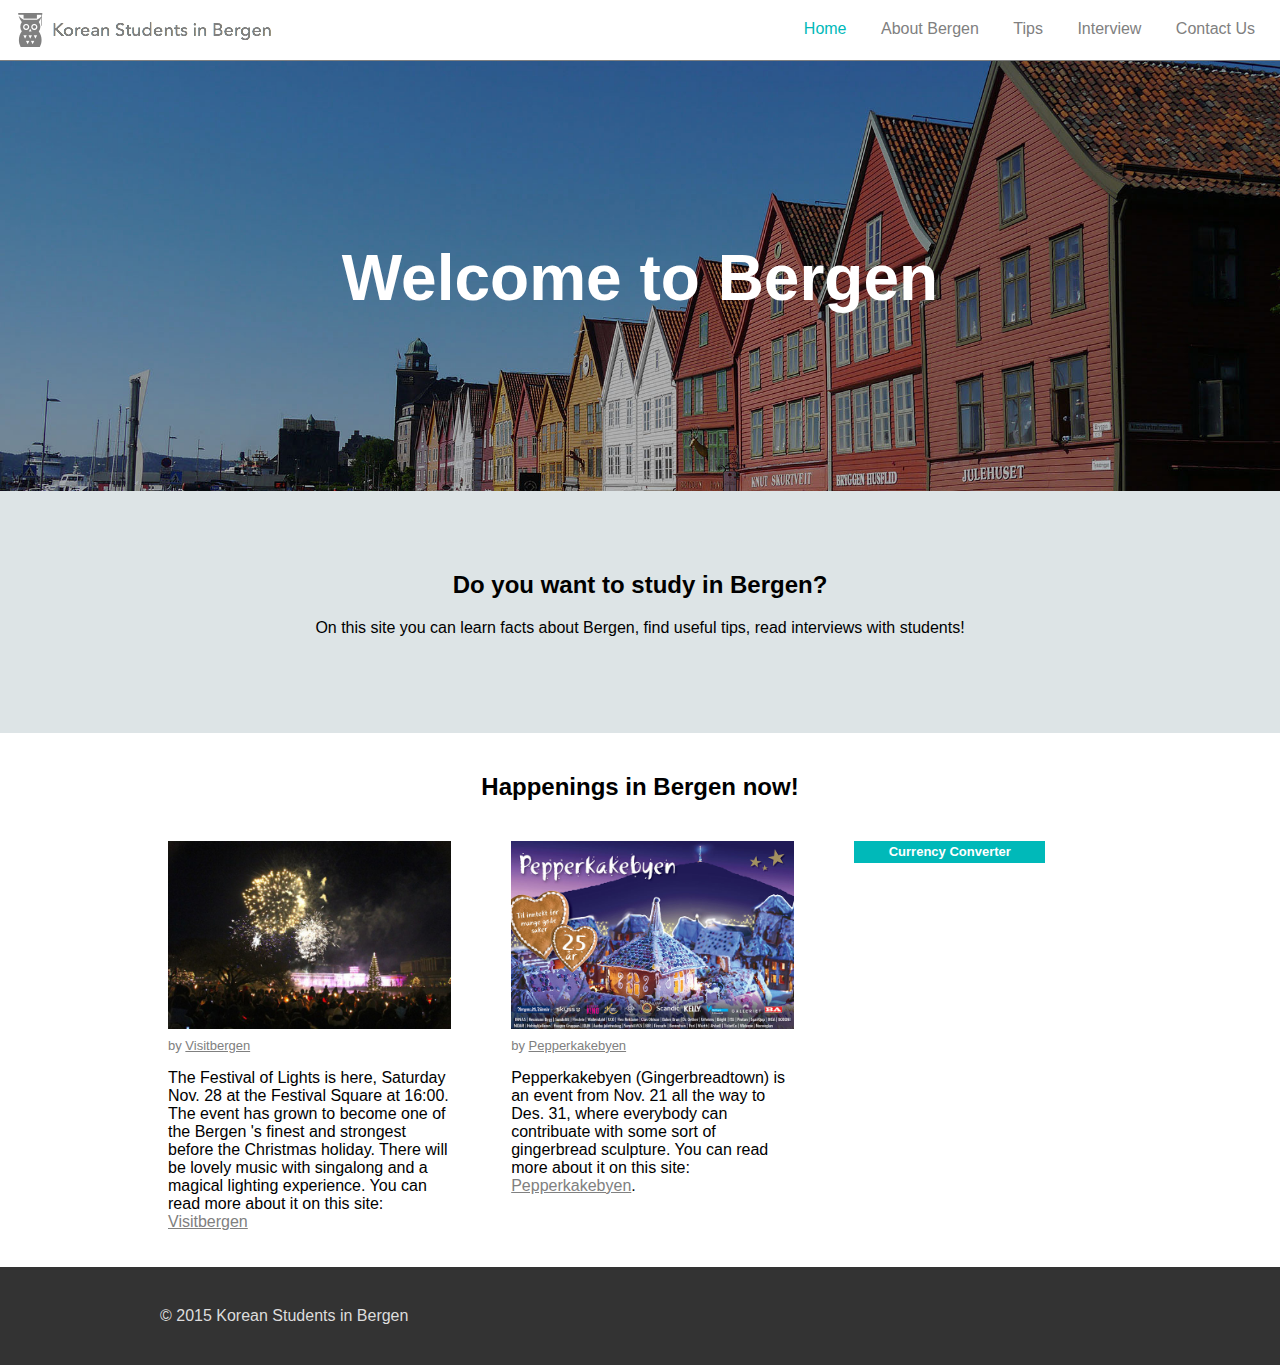
<file: index.html>
<!DOCTYPE html>
<html>
<head>
  <title>Welcome to Bergen</title>
  <meta charset="UTF-8">
  <meta name="robots" content="noindex, nofollow">
  <meta name="robots" content="noarchive">
  <meta name="viewport" content="width=device-width">
  <link rel="icon" href="img/logo.png">
  <link rel="stylesheet" href="style.css">
</head>

<!-- Main structure of the site. Code by student No. 239846 Cand. 141 -->
<body>
  <!-- Main navigation. Code by student No. 239846 Cand. 141 -->
  <header class="fixedbar">
    <a href="index.html"><img src="img/logo.png" alt="logo" id="logo"></a>
    <a href="index.html"><img src="img/longlogo.png" alt="logo" id="longlogo"></a>

    <nav id="menu">
      <a href="#"><img src="img/menu.png" alt="menu" id="menu-icon"></a>
        <ul>
          <li><a href="index.html" class="selected">Home</a></li>
          <li><a href="aboutbergen.html">About Bergen</a></li>
          <li><a href="tips.html">Tips</a></li>
          <li><a href="interview.html">Interview</a></li>
          <li><a href="contactus.html">Contact Us</a></li>
        </ul>
    </nav>
  </header>

  <section id="topimage">
    <h1>Welcome to Bergen</h1>
  </section>

  <section class="intro">
    <h2>Do you want to study in Bergen?</h2>
    <p>On this site you can learn facts about Bergen, find useful tips, read interviews with students!</p>
  </section>

  <section id="wrapper">
    <section class="happening">
      <h2>Happenings in Bergen now!</h2>
      <article>
        <img src="img/lysfest.jpg" alt="lysfest">
        <p class="credit"> by <a href="http://www.visitbergen.no/481/" class="underline"> Visitbergen </a></p>
        <p>The Festival of Lights is here, Saturday Nov. 28 at the Festival Square at 16:00. The event has grown to become one of the Bergen 's finest and strongest before the Christmas holiday. There will be lovely music with singalong and a magical lighting experience. You can read more about it on this site: <a href="http://www.visitbergen.no/481/" class="underline">Visitbergen</a></p>
      </article>

      <article id="pepperkakebyen">
        <img src="img/pepperkakebyen.jpg" alt="pepperkakebyen">
        <p class="credit"> by <a href="http://www.bergensentrum.no/pepperkakebyen" class="underline"> Pepperkakebyen </a> </p>
        <p>Pepperkakebyen (Gingerbreadtown) is an event from Nov. 21 all the way to Des. 31, where everybody can contribuate with some sort of gingerbread sculpture. You can read more about it on this site: <a href="http://www.bergensentrum.no/pepperkakebyen" class= "underline"> Pepperkakebyen</a>.</p>
      </article>

      <!--Widget. Code by student No. 239846 Cand. 141-->
      <section class="widget">
        <!-- Currency Converter Script - (FX-EXCHANGE.COM) -->
        <div style="width:100%;border:1px solid #00B9B9;"><div style="text-align:center;background-color:#00B9B9;width:100%;font-size:13px;font-weight:bold;height:18px;padding-top:2px;"><a href="http://www.fx-exchange.com/" target="_blank" style="color:#FFFFFF;text-decoration:none;">Currency Converter</a></div><script type="text/javascript" src="http://widget.fx-exchange.com/converter.php?fg=en&amp;ff=NOK&amp;ft=KRW&amp;fa=1&amp;cb=FFFFFF&amp;cc=&amp;fy=1"></script></div>
        <!-- End of Currency Converter Script -->
      </section>
    </section>
  </section>

  <!--Footer. Code by student No. 239846 Cand. 141-->
  <footer>
    <p>&copy; 2015 Korean Students in Bergen<p>
  </footer>
</body>
</html>
</file>
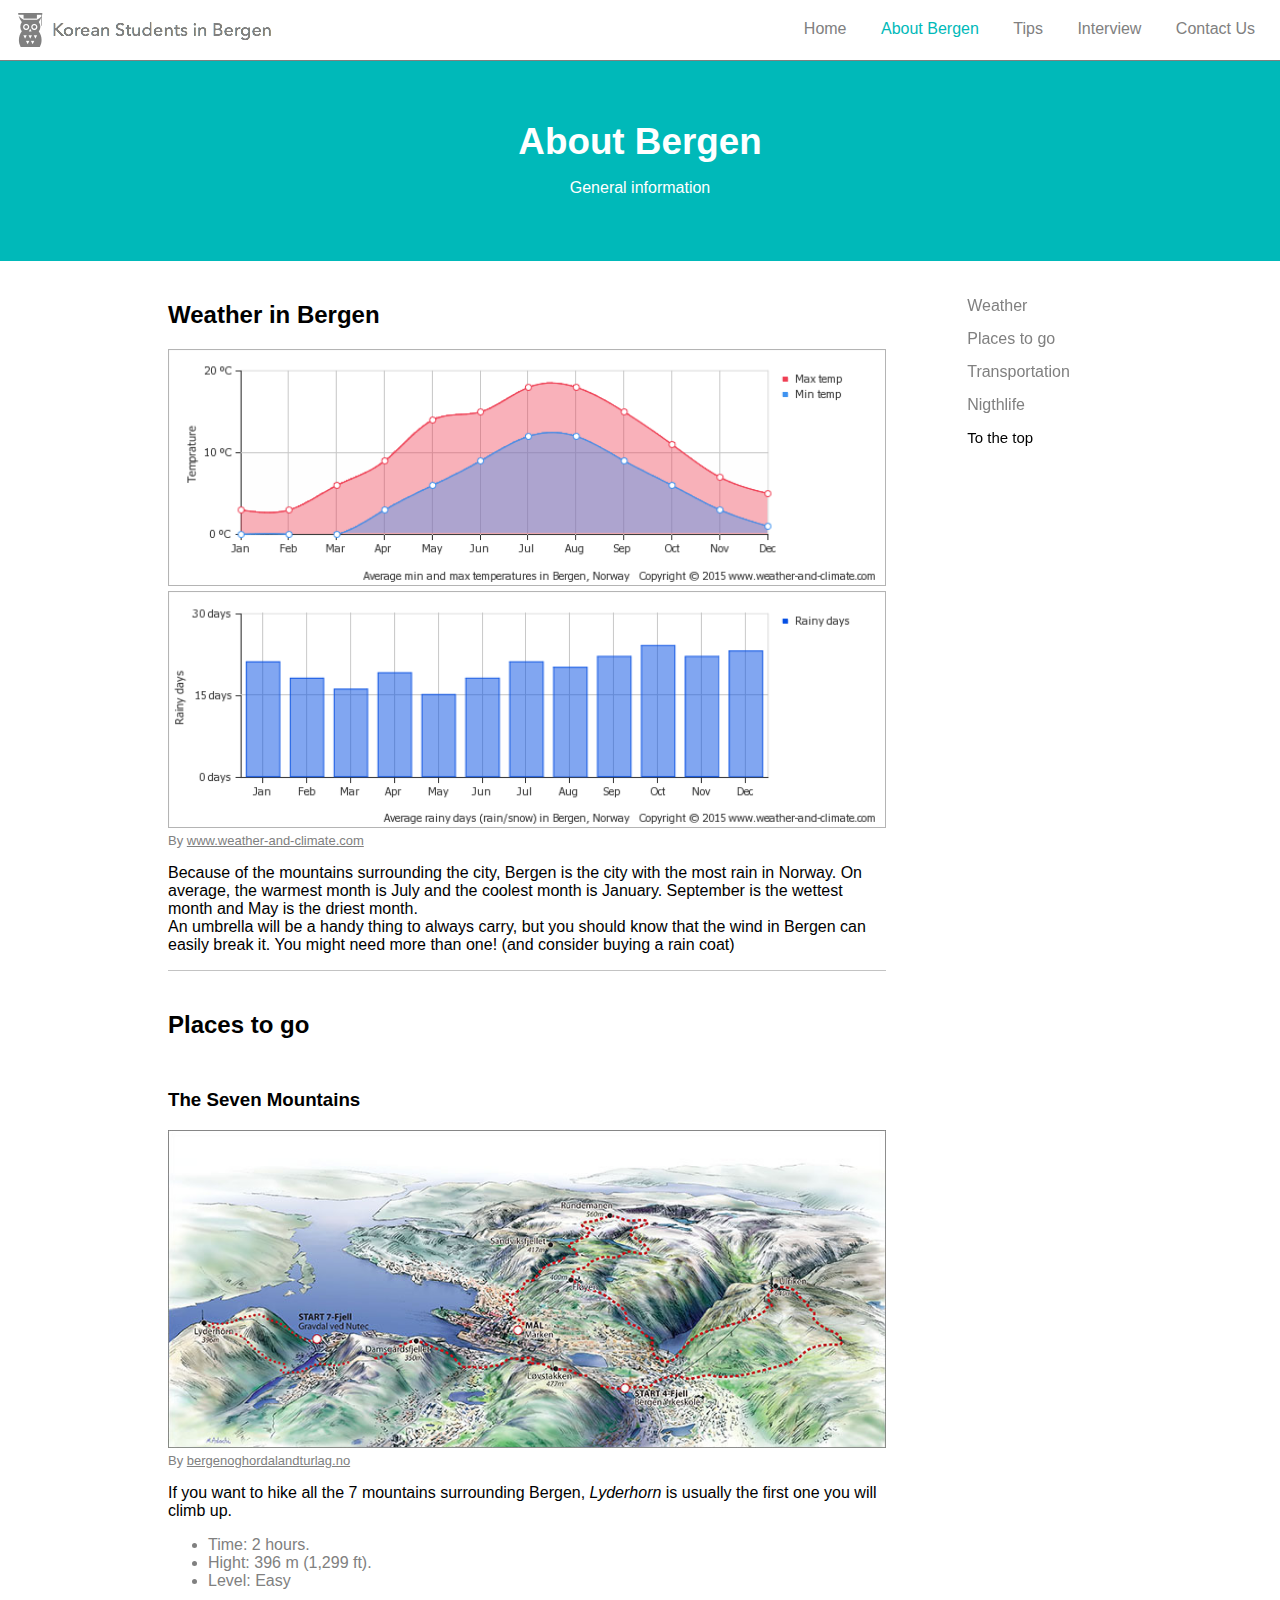
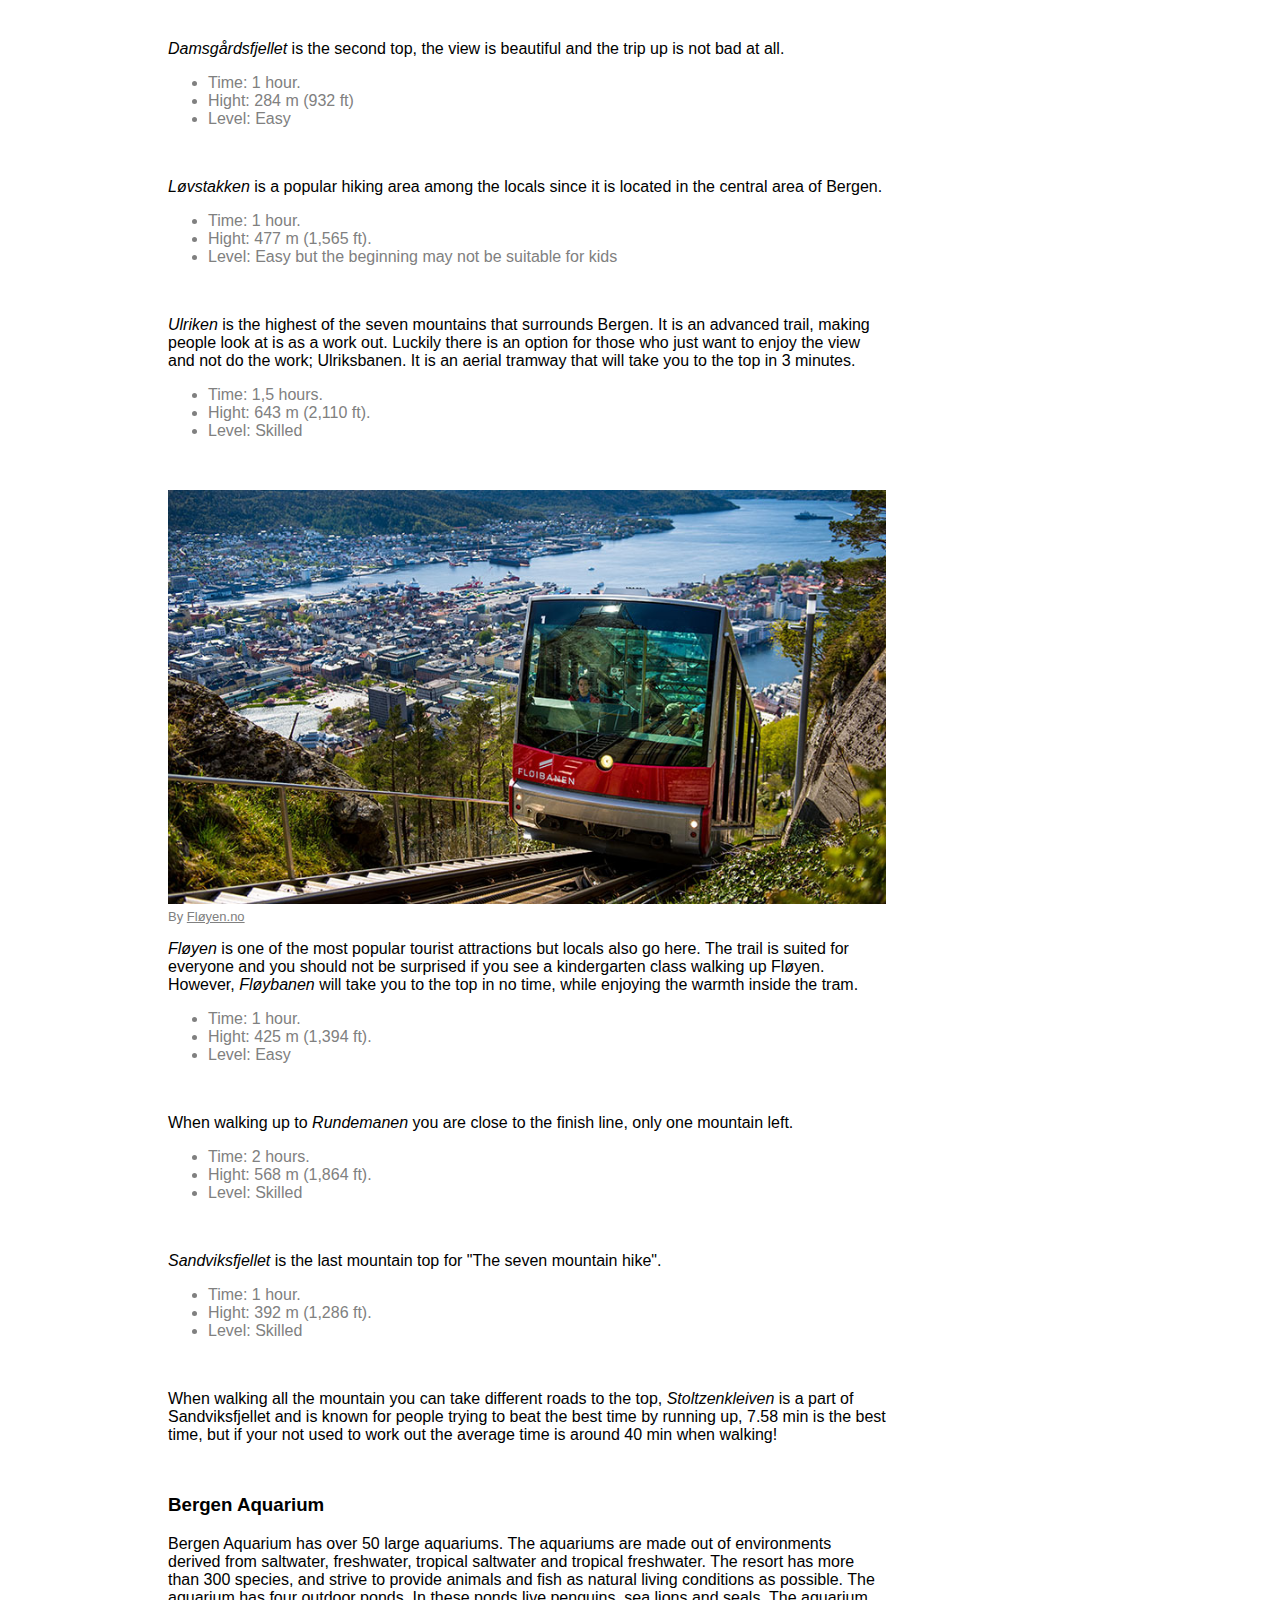
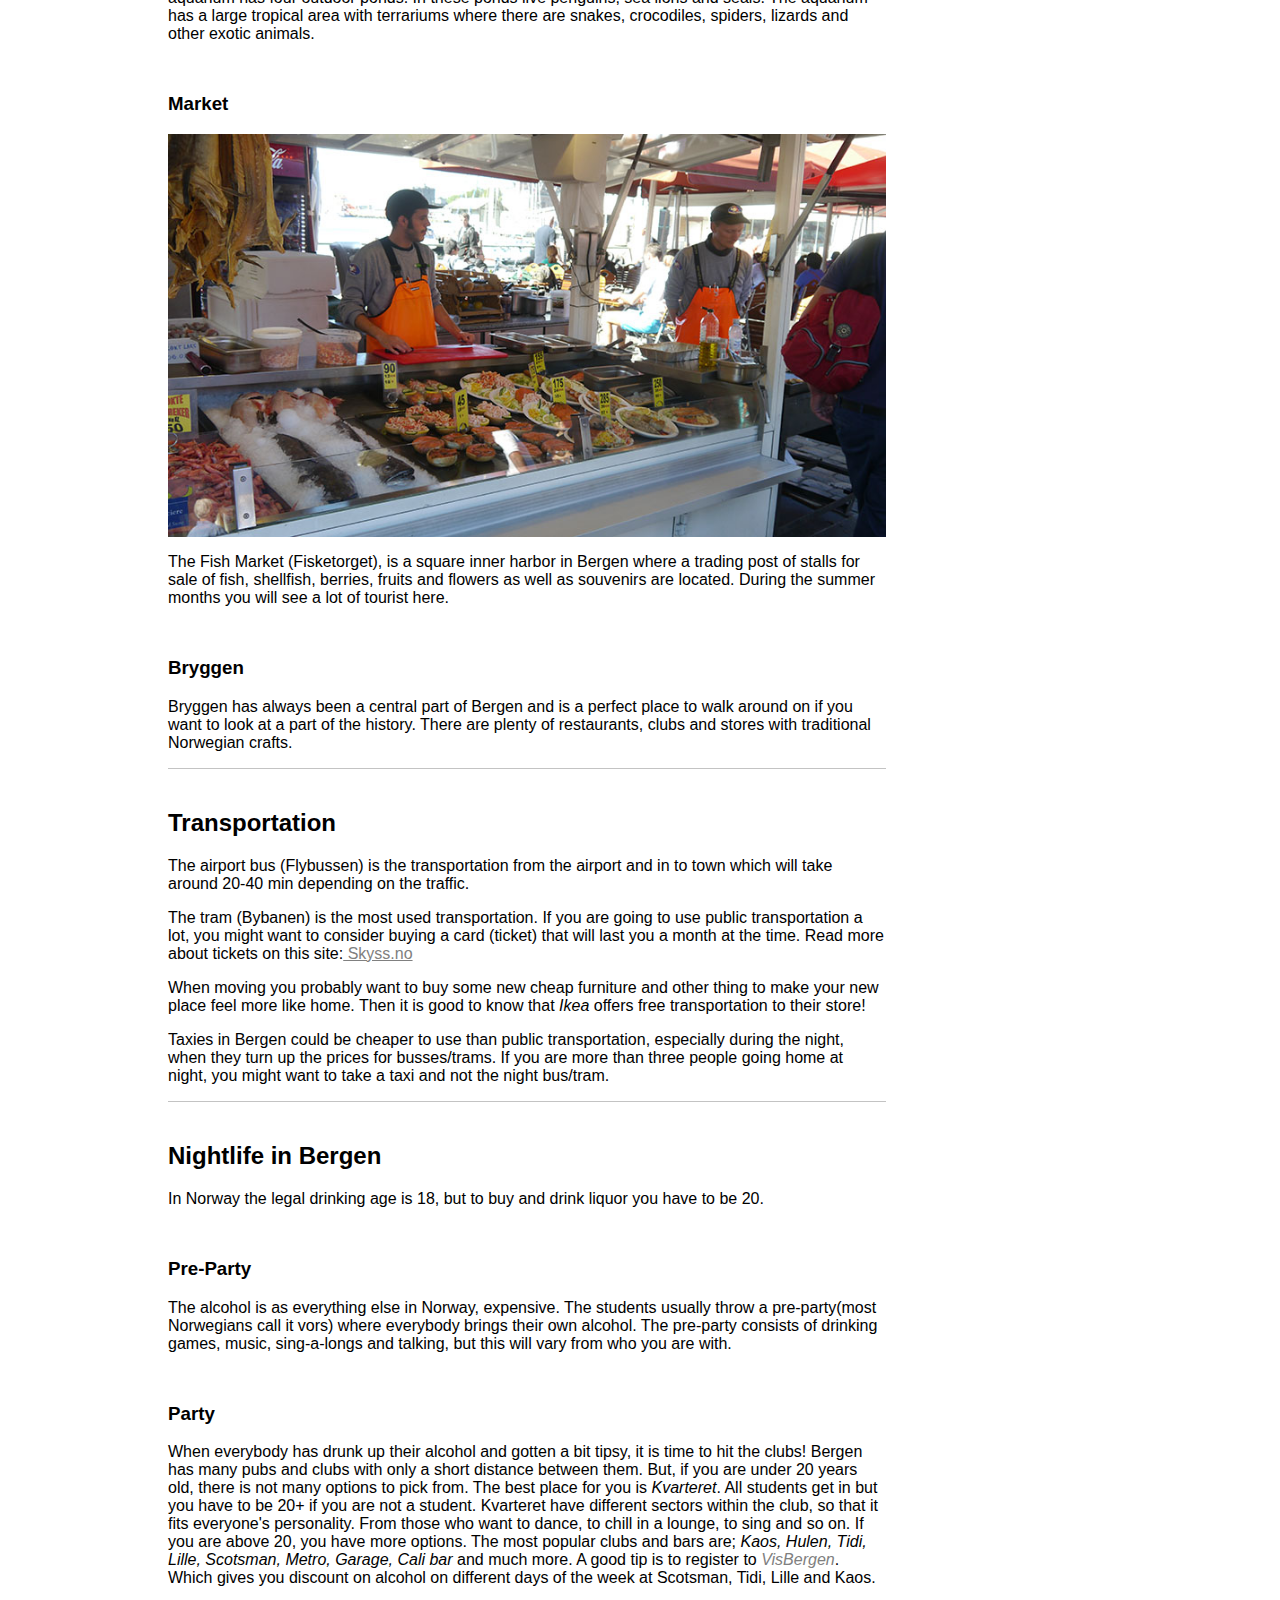
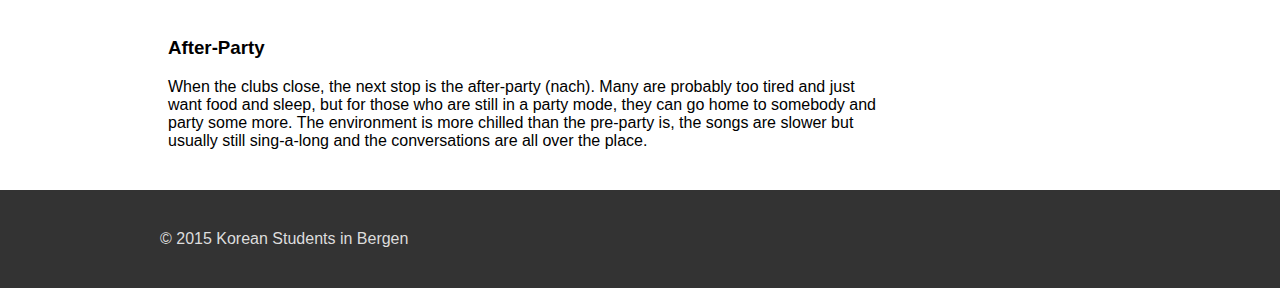
<file: aboutbergen.html>
<!DOCTYPE html>
<html>
<head>
  <title>Facts about Bergen</title>
  <meta charset="UTF-8">
  <meta name="robots" content="noindex, nofollow">
  <meta name="robots" content="noarchive">
  <meta name="viewport" content="width=device-width">
  <link rel="icon" href="img/logo.png">
  <link rel="stylesheet" href="style.css">
</head>

<!-- Main structure of the site. Code by student No. 239846 Cand. 141 -->
<body>
  <!-- Main navigation. Code by student No. 239846 Cand. 141 -->
  <header class="fixedbar">
    <a href="index.html"><img src="img/logo.png" alt="logo" id="logo"></a>
    <a href="index.html"><img src="img/longlogo.png" alt="logo" id="longlogo"></a>

    <nav id="menu">
      <a href="#"><img src="img/menu.png" alt="menu" id="menu-icon"></a>
        <ul>
          <li><a href="index.html">Home</a></li>
          <li><a href="aboutbergen.html" class="selected">About Bergen</a></li>
          <li><a href="tips.html">Tips</a></li>
          <li><a href="interview.html">Interview</a></li>
          <li><a href="contactus.html">Contact Us</a></li>
        </ul>
    </nav>
  </header>

  <section id="top">
    <h1>About Bergen</h1>
    <p>General information</p>
  </section>

  <section id="wrapper">
    <!-- Sidebar. Code by student cand. 162 stud. 229730 -->
    <section class="sidebar">
      <ul id="bliher">
        <li><a href="#weather">Weather</a></li>
        <li><a href="#place">Places to go</a></li>
        <li><a href="#transportation">Transportation</a></li>
        <li><a href="#party">Nigthlife</a></li>
        <li><a href="#top" class="tothetop"><p>To the top</p></a></li>
      </ul>
    </section>

    <!-- Content of this page. Code by student cand. 162 stud. 229730 -->
    <section class="main aboutbergen">
      <article id="weather">
        <h2>Weather in Bergen</h2>
        <img src="img/temp.png" alt="temperature">
        <img src="img/rain.png" alt="rain"> <!--https://weather-and-climate.com/average-monthly-Rainfall-Temperature-Sunshine,bergen,Norway-->
        <p class="credit"> By <a href="https://weather-and-climate.com/average-monthly-Rainfall-Temperature-Sunshine,bergen,Norway" class="underline">www.weather-and-climate.com</a></p>
        <p>Because of the mountains surrounding the city, Bergen is the city with the most rain in Norway.
        On average, the warmest month is July and the coolest month is January. September is the wettest month and May is the driest month.<br>
        An umbrella will be a handy thing to always carry, but you should know that the wind in Bergen can easily break it. You might need more than one! (and consider buying a rain coat)</p>
      </article>

      <article id="place">
        <h2>Places to go</h2>
        <h3>The Seven Mountains</h3>
        <img src="img/7fjell.jpg" alt="seven mountains"><!--http://www.teamsigridekran.no/wp-content/uploads/2011/06/7fjellsturen01a.jpg-->
        <p class="credit"> By <a href="https://www.bergenoghordalandturlag.no/7-fjellsturen/" class="underline">bergenoghordalandturlag.no </a></p>
        <p>If you want to hike all the 7 mountains surrounding Bergen, <i>Lyderhorn</i> is usually the first one you will climb up.</p>
        <ul>
          <li>Time: 2 hours.</li>
          <li>Hight: 396 m (1,299 ft).</li>
          <li>Level: Easy</li>
        </ul>

        <p><i>Damsgårdsfjellet</i> is the second top, the view is beautiful and the trip up is not bad at all.</p>
        <ul>
          <li>Time: 1 hour.</li>
          <li>Hight: 284 m (932 ft)</li>
          <li>Level: Easy</li>
        </ul>

        <p><i>Løvstakken</i> is a popular hiking area among the locals since it is located in the central area of Bergen.</p>
        <ul>
          <li>Time: 1 hour.</li>
          <li>Hight: 477 m (1,565 ft).</li>
          <li>Level: Easy but the beginning may not be suitable for kids</li>
        </ul>

        <p><i>Ulriken</i> is the highest of the seven mountains that surrounds Bergen. It is an advanced trail, making people look at is as a work out. Luckily there is an option for those who just want to enjoy the view and not do the work; Ulriksbanen. It is an aerial tramway that will take you to the top in 3 minutes.</p>
        <ul>
          <li>Time: 1,5 hours.</li>
          <li>Hight: 643 m (2,110 ft).</li>
          <li>Level: Skilled</li>
        </ul>

        <img src="img/floyen.jpg" alt="floyen"><!--http://floyen.no/wp-content/uploads/floien-mai2015-5398-mini.jpg-->
        <p class="credit"> By <a href ="http://floyen.no/" class="underline"> Fløyen.no</a> </p>
        <p><i>Fløyen</i> is one of the most popular tourist attractions but locals also go here. The trail is suited for everyone and you should not be surprised if you see a kindergarten class walking up Fløyen. However, <i>Fløybanen</i> will take you to the top in no time, while enjoying the warmth inside the tram.</p>
        <ul>
          <li>Time: 1 hour.</li>
          <li>Hight: 425 m (1,394 ft).</li>
          <li>Level: Easy</li>
        </ul>

        <p>When walking up to <i>Rundemanen</i> you are close to the finish line, only one mountain left.</p>
        <ul>
          <li>Time: 2 hours.</li>
          <li>Hight: 568 m (1,864 ft).</li>
          <li>Level: Skilled</li>
        </ul>

        <p><i>Sandviksfjellet</i> is the last mountain top for "The seven mountain hike".</p>
        <ul>
          <li>Time: 1 hour.</li>
          <li>Hight: 392 m (1,286 ft).</li>
          <li>Level: Skilled</li>
        </ul>

        <p>When walking all the mountain you can take different roads to the top,  <i>Stoltzenkleiven</i> is a part of Sandviksfjellet and is known for people trying to beat the best time by running up, 7.58 min is the best time, but if your not used to work out the average time is around 40 min when walking!</p>

        <h3>Bergen Aquarium</h3>
        <p>Bergen Aquarium has over 50 large aquariums. The aquariums are made out of environments derived from saltwater, freshwater, tropical saltwater and tropical freshwater. The resort has more than 300 species, and strive to provide animals and fish as natural living conditions as possible. The aquarium has four outdoor ponds. In these ponds live penguins, sea lions and seals. The aquarium has a large tropical area with terrariums where there are snakes, crocodiles, spiders, lizards and other exotic animals.</p>

        <h3>Market</h3>
        <img src="img/fishmarket.jpg" alt="fishmarket">
        <p>The Fish Market (Fisketorget), is a square inner harbor in Bergen where a trading post of stalls for sale of fish, shellfish, berries, fruits and flowers as well as souvenirs are located. During the summer months you will see a lot of tourist here.</p>

        <h3>Bryggen</h3>
        <p>Bryggen has always been a central part of Bergen and is a perfect place to walk around on if you want to look at a part of the history. There are plenty of restaurants, clubs and stores with traditional Norwegian crafts.</p>
      </article>

      <article id="transportation">
        <h2>Transportation</h2>
        <p>The airport bus (Flybussen) is the transportation from the airport and in to town which will take around 20-40 min depending on the traffic.</p>

        <p>The tram (Bybanen) is the most used transportation. If you are going to use public transportation a lot, you might want to consider buying a card (ticket) that will last you a month at the time. Read more about tickets on this site:<a href="https://www.skyss.no" class="underline"> Skyss.no</a></p>

        <p>When moving you probably want to buy some new cheap furniture and other thing to make your new place feel more like home. Then it is good to know that <i>Ikea</i> offers free transportation to their store!</p>

        <p>Taxies in Bergen could be cheaper to use than public transportation, especially during the night, when they turn up the prices for busses/trams. If you are more than three people going home at night, you might want to take a taxi and not the night bus/tram.</p>
      </article>

      <article id="party">
        <h2>Nightlife in Bergen</h2>
        <p>In Norway the legal drinking age is 18, but to buy and drink liquor you have to be 20.</p>
        <h3>Pre-Party</h3>
        <p>The alcohol is as everything else in Norway, expensive. The students usually throw a pre-party(most Norwegians call it vors) where everybody brings their own alcohol. The pre-party consists of drinking games, music, sing-a-longs and talking, but this will vary from who you are with.</p>
        <h3>Party</h3>
        <p>When everybody has drunk up their alcohol and gotten a bit tipsy, it is time to hit the clubs! Bergen has many pubs and clubs with only a short distance between them. But, if you are under 20 years old, there is not many options to pick from. The best place for you is <i>Kvarteret</i>. All students get in but you have to be 20+ if you are not a student. Kvarteret have different sectors within the club, so that it fits everyone's personality. From those who want to dance, to chill in a lounge, to sing and so on. If you are above 20, you have more options. The most popular clubs and bars are; <i>Kaos, Hulen, Tidi, Lille, Scotsman, Metro, Garage, Cali bar</i> and much more. A good tip is to register to <i><a href="tips.html#apps">VisBergen</a></i>. Which gives you discount on alcohol on different days of the week at Scotsman, Tidi, Lille and Kaos.</p>
        <h3>After-Party</h3>
        <p>When the clubs close, the next stop is the after-party (nach). Many are probably too tired and just want food and sleep, but for those who are still in a party mode, they can go home to somebody and party some more. The environment is more chilled than the pre-party is, the songs are slower but usually still sing-a-long and the conversations are all over the place.</p>
      </article>
    </section>
  </section>

  <!--Footer. Code by student No. 239846 Cand. 141-->
  <footer>
    <p>&copy; 2015 Korean Students in Bergen<p>
  </footer>

<!--JS. Code by student cand. 162 stud. 229730 -->
<script src="//ajax.googleapis.com/ajax/libs/jquery/1.10.2/jquery.min.js"></script>
<script src="script.js"></script>
<!--JS-->
</body>
</html>
</file>
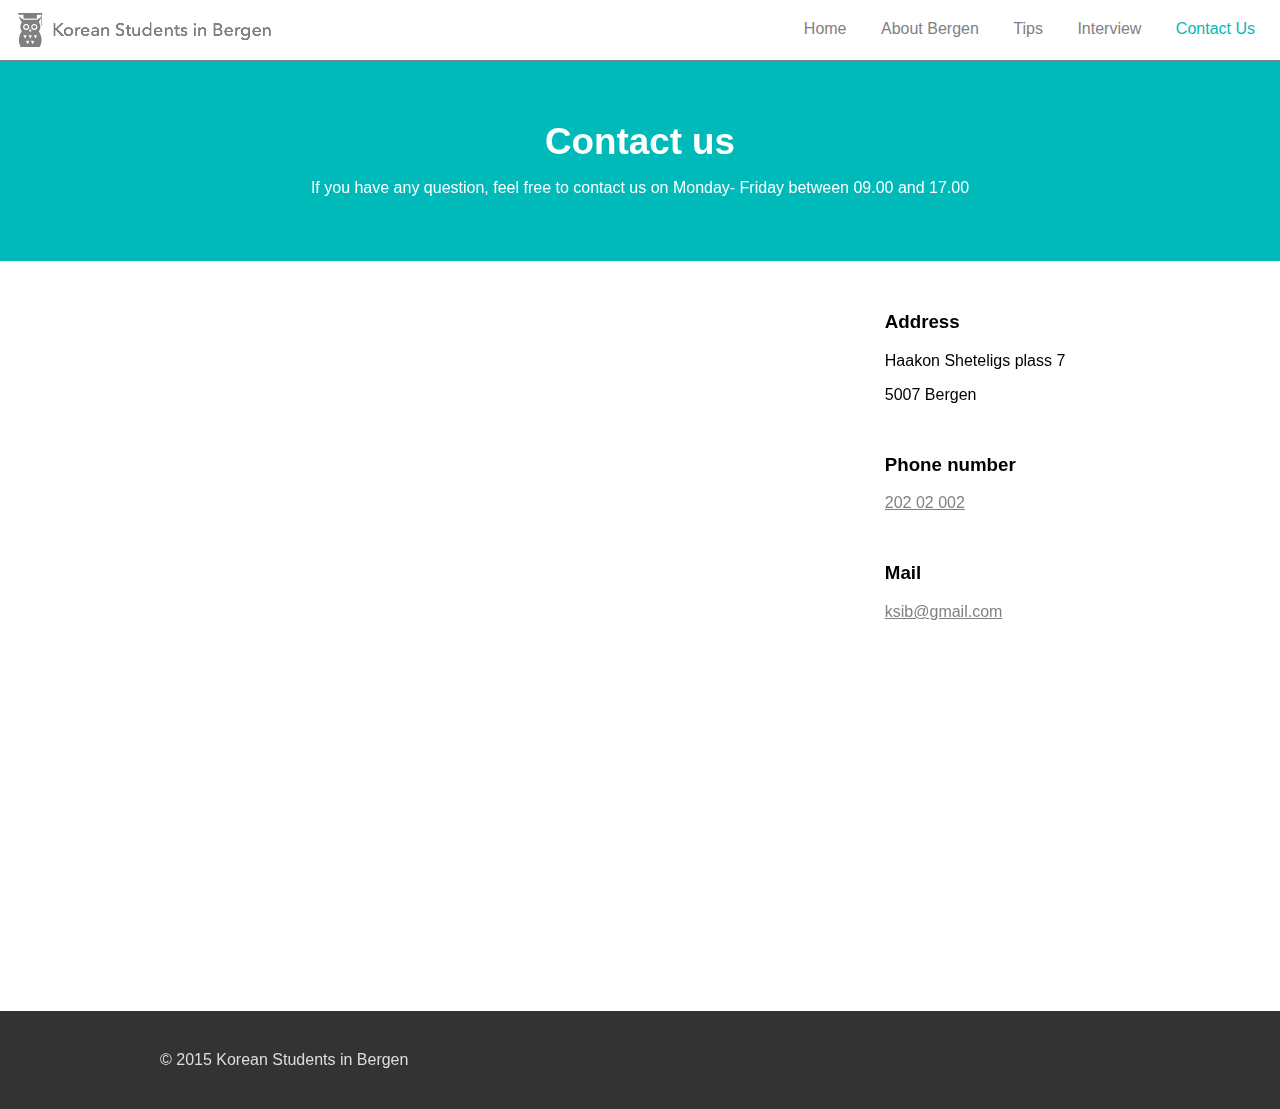
<file: contactus.html>
<!DOCTYPE html>
<html>
<head>
  <title>Contact information</title>
  <meta charset="UTF-8">
  <meta name="robots" content="noindex, nofollow">
  <meta name="robots" content="noarchive">
  <meta name="viewport" content="width=device-width">
  <link rel="icon" href="img/logo.png">
  <link rel="stylesheet" href="style.css">
</head>

<!-- Main structure of the site. Code by student No. 239846 Cand. 141 -->
<body>
  <!-- Main navigation. Code by student No. 239846 Cand. 141 -->
  <header class="fixedbar">
    <a href="index.html"><img src="img/logo.png" alt="logo" id="logo"></a>
    <a href="index.html"><img src="img/longlogo.png" alt="logo" id="longlogo"></a>
    <nav id="menu">
      <a href="#"><img src="img/menu.png" alt="menu" id="menu-icon"></a>
        <ul>
          <li><a href="index.html">Home</a></li>
          <li><a href="aboutbergen.html">About Bergen</a></li>
          <li><a href="tips.html">Tips</a></li>
          <li><a href="interview.html">Interview</a></li>
          <li><a href="contactus.html" class="selected">Contact Us</a></li>
        </ul>
    </nav>
  </header>

  <section id="top">
    <h1>Contact us</h1>
    <p>If you have any question, feel free to contact us on Monday- Friday between 09.00 and 17.00</p>
  </section>

  <!-- Content of this page. Code by student cand. 162 stud. 229730 -->
  <section id="wrapper">
    <article>
      <!--GOOGLE MAP TO HF. Code by student cand. 162 stud. 229730 -->
      <iframe id="map" src="https://www.google.com/maps/embed?pb=!1m18!1m12!1m3!1d1971.4894754135153!2d5.315862115784453!3d60.38759303276418!2m3!1f0!2f0!3f0!3m2!1i1024!2i768!4f13.1!3m3!1m2!1s0x463cfc0199b421fb%3A0x5564b1ac641e2145!2sHumanistisk+filosofisk+fakultet+administrasjonsbygg!5e0!3m2!1sno!2sno!4v1446644814110" allowfullscreen>
      </iframe>
      <!--ENDING GOOGLE MAPS-->
    </article>

    <article id="contactinfo">
      <h3>Address</h3>
      <p>Haakon Sheteligs plass 7</p>
      <p>5007 Bergen</p>
      <h3>Phone number</h3>
      <p><a href="tel:20202002" class="underline">202 02 002</a></p>
      <h3>Mail</h3>
      <p><a href="mailto:ksib@gmail.com" class="underline">ksib@gmail.com</a></p>
    </article>
  </section>

  <!--Footer. Code by student No. 239846 Cand. 141-->
  <footer>
    <p>&copy; 2015 Korean Students in Bergen<p>
  </footer>
</body>
</html>
</file>
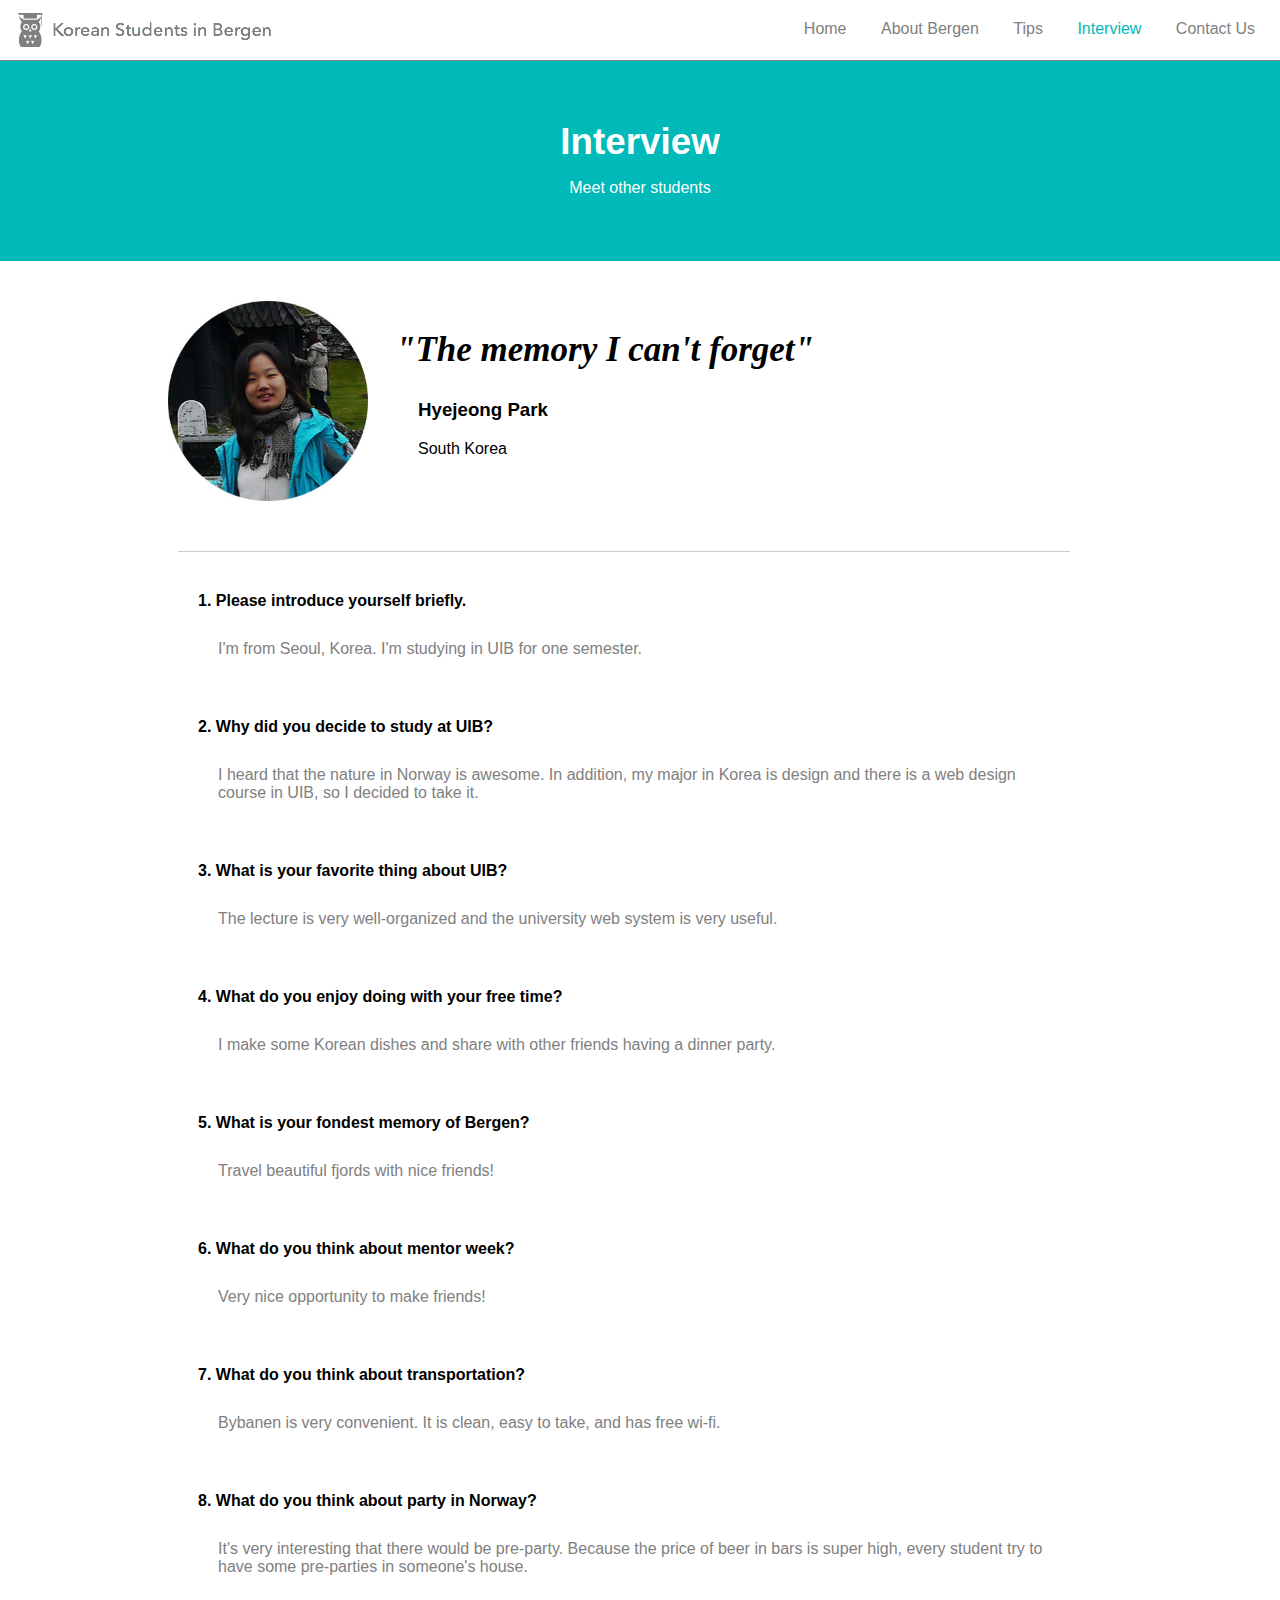
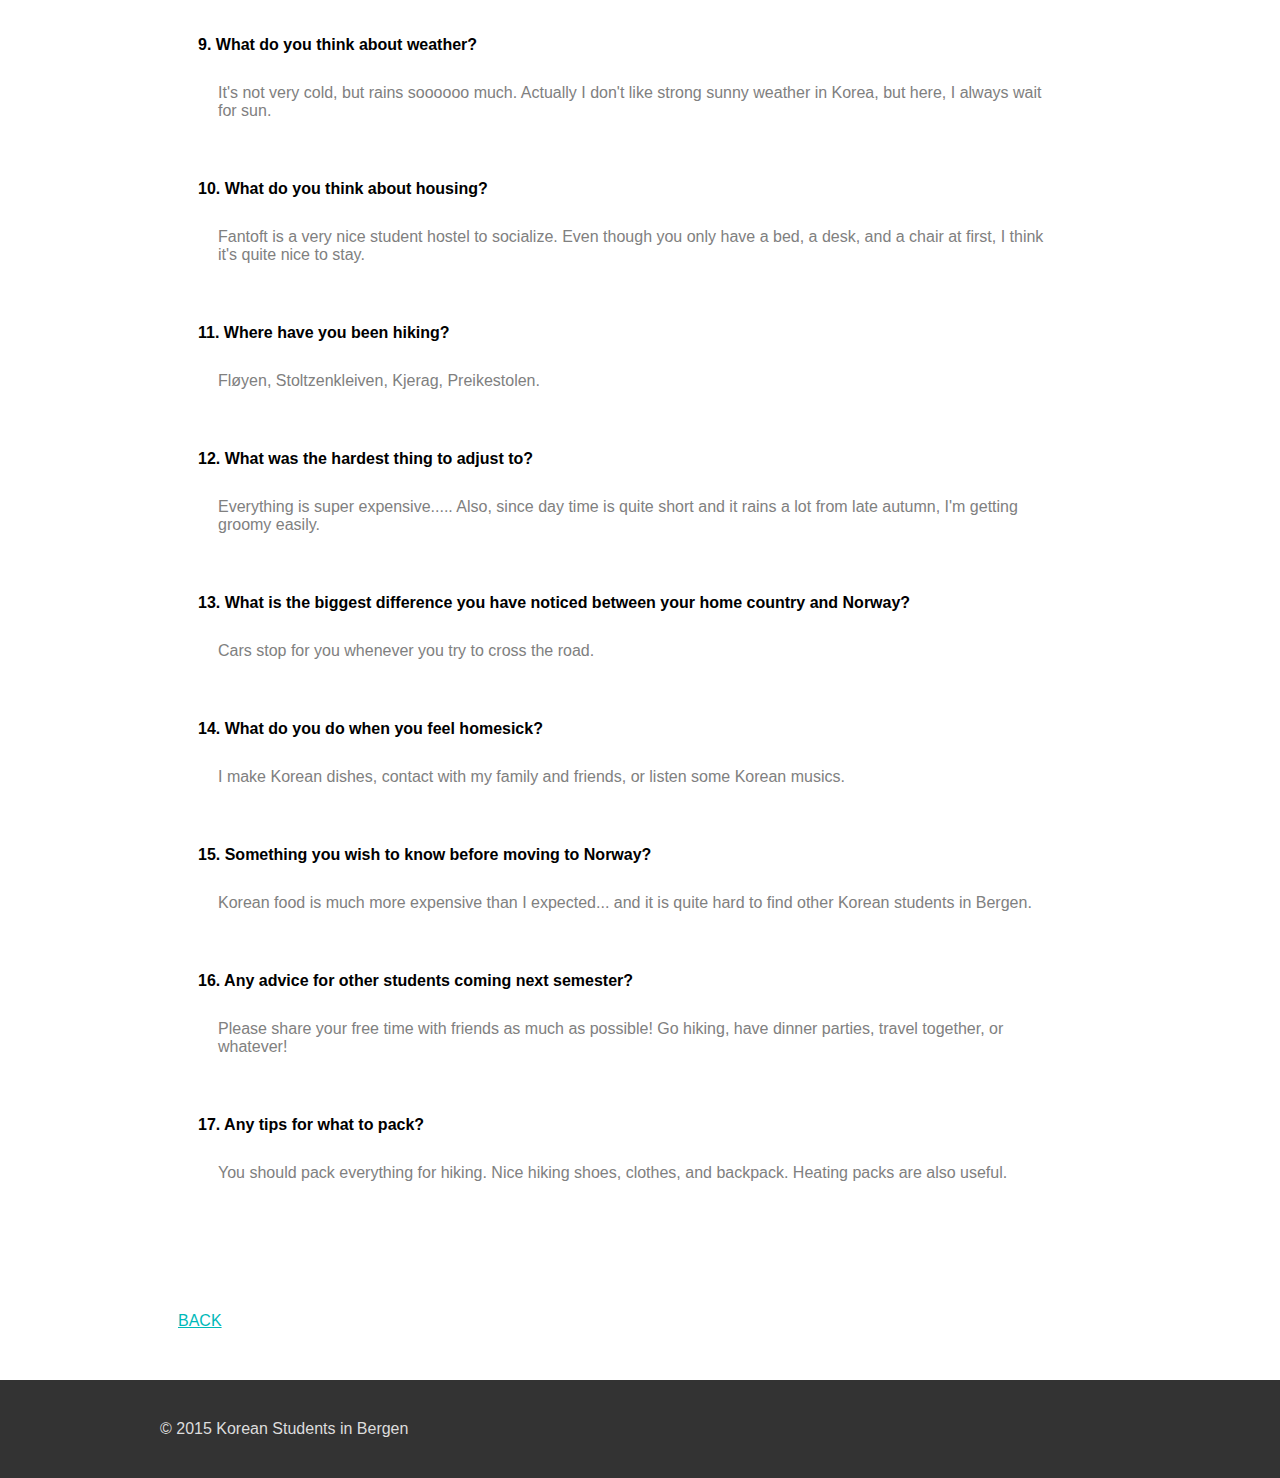
<file: hyejeong.html>
<!DOCTYPE html>
<html>
<head>
  <title>Hyejeong Park</title>
  <meta charset="UTF-8">
  <meta name="robots" content="noindex, nofollow">
  <meta name="robots" content="noarchive">
  <meta name="viewport" content="width=device-width">
  <link rel="icon" href="img/logo.png">
  <link rel="stylesheet" href="style.css">
</head>

<!-- Main structure of the site. Code by student No. 239846 Cand. 141 -->
<body>
  <!-- Main navigation. Code by student No. 239846 Cand. 141 -->
  <header class="fixedbar">
    <a href="index.html"><img src="img/logo.png" alt="logo" id="logo"></a>
    <a href="index.html"><img src="img/longlogo.png" alt="logo" id="longlogo"></a>
    <nav id="menu">
      <a href="#"><img src="img/menu.png" alt="menu" id="menu-icon"></a>
        <ul>
          <li><a href="index.html">Home</a></li>
          <li><a href="aboutbergen.html">About Bergen</a></li>
          <li><a href="tips.html">Tips</a></li>
          <li><a href="interview.html" class="selected">Interview</a></li>
          <li><a href="contactus.html">Contact Us</a></li>
        </ul>
    </nav>
  </header>

  <section id="top">
    <h1>Interview</h1>
    <p>Meet other students</p>
  </section>

  <section id="wrapper">
    <!-- Content of this page. Code by student No. 239846 Cand. 141 -->
    <section class="main interview">
      <article>
        <img src="img/hyejeong.jpg" alt="hyejeong">
        <section>
        <h2>"The memory I can't forget"</h2>
        <h3>Hyejeong Park</h3>
        <p>South Korea</p>
        </section>
      </article>

      <section class="interviewcon">
        <section>
          <h4>1. Please introduce yourself briefly.</h4>
          <p>I'm from Seoul, Korea. I'm studying in UIB for one semester.</p>

          <h4>2. Why did you decide to study at UIB?</h4>
          <p>I heard that the nature in Norway is awesome. In addition, my major in Korea is design and there is a web design course in UIB, so I decided to take it.</p>

          <h4>3. What is your favorite thing about UIB?</h4>
          <p>The lecture is very well-organized and the university web system is very useful.</p>

          <h4>4. What do you enjoy doing with your free time?</h4>
          <p>I make some Korean dishes and share with other friends having a dinner party.</p>

          <h4>5. What is your fondest memory of Bergen?</h4>
          <p>Travel beautiful fjords with nice friends!</p>

          <h4>6. What do you think about mentor week?</h4>
          <p>Very nice opportunity to make friends!</p>

          <h4>7. What do you think about transportation?</h4>
          <p>Bybanen is very convenient. It is clean, easy to take, and has free wi-fi.</p>

          <h4>8. What do you think about party in Norway?</h4>
          <p>It's very interesting that there would be pre-party. Because the price of beer in bars is super high, every student try to have some pre-parties in someone's house.</p>

          <h4>9. What do you think about weather?</h4>
          <p>It's not very cold, but rains soooooo much. Actually I don't like strong sunny weather in Korea, but here, I always wait for sun.</p>

          <h4>10. What do you think about housing?</h4>
          <p>Fantoft is a very nice student hostel to socialize. Even though you only have a bed, a desk, and a chair at first, I think it's quite nice to stay.</p>

          <h4>11. Where have you been hiking?</h4>
          <p>Fløyen, Stoltzenkleiven, Kjerag, Preikestolen.</p>

          <h4>12. What was the hardest thing to adjust to?</h4>
          <p>Everything is super expensive..... Also, since day time is quite short and it rains a lot from late autumn, I'm getting groomy easily. </p>

          <h4>13. What is the biggest difference you have noticed between your home country and Norway?</h4>
          <p>Cars stop for you whenever you try to cross the road.</p>

          <h4>14. What do you do when you feel homesick?</h4>
          <p>I make Korean dishes, contact with my family and friends, or listen some Korean musics.</p>

          <h4>15. Something you wish to know before moving to Norway?</h4>
          <p>Korean food is much more expensive than I expected... and it is quite hard to find other Korean students in Bergen.</p>

          <h4>16. Any advice for other students coming next semester?</h4>
          <p>Please share your free time with friends as much as possible! Go hiking, have dinner parties, travel together, or whatever!</p>

          <h4>17. Any tips for what to pack?</h4>
          <p>You should pack everything for hiking. Nice hiking shoes, clothes, and backpack. Heating packs are also useful.</p>
        </section>

        <section class="back">
          <a href="interview.html">BACK</a>
        </section>

      </section>
    </section>
  </section>

  <!--Footer. Code by student No. 239846 Cand. 141-->
  <footer>
    <p>&copy; 2015 Korean Students in Bergen<p>
  </footer>
</body>
</html>
</file>
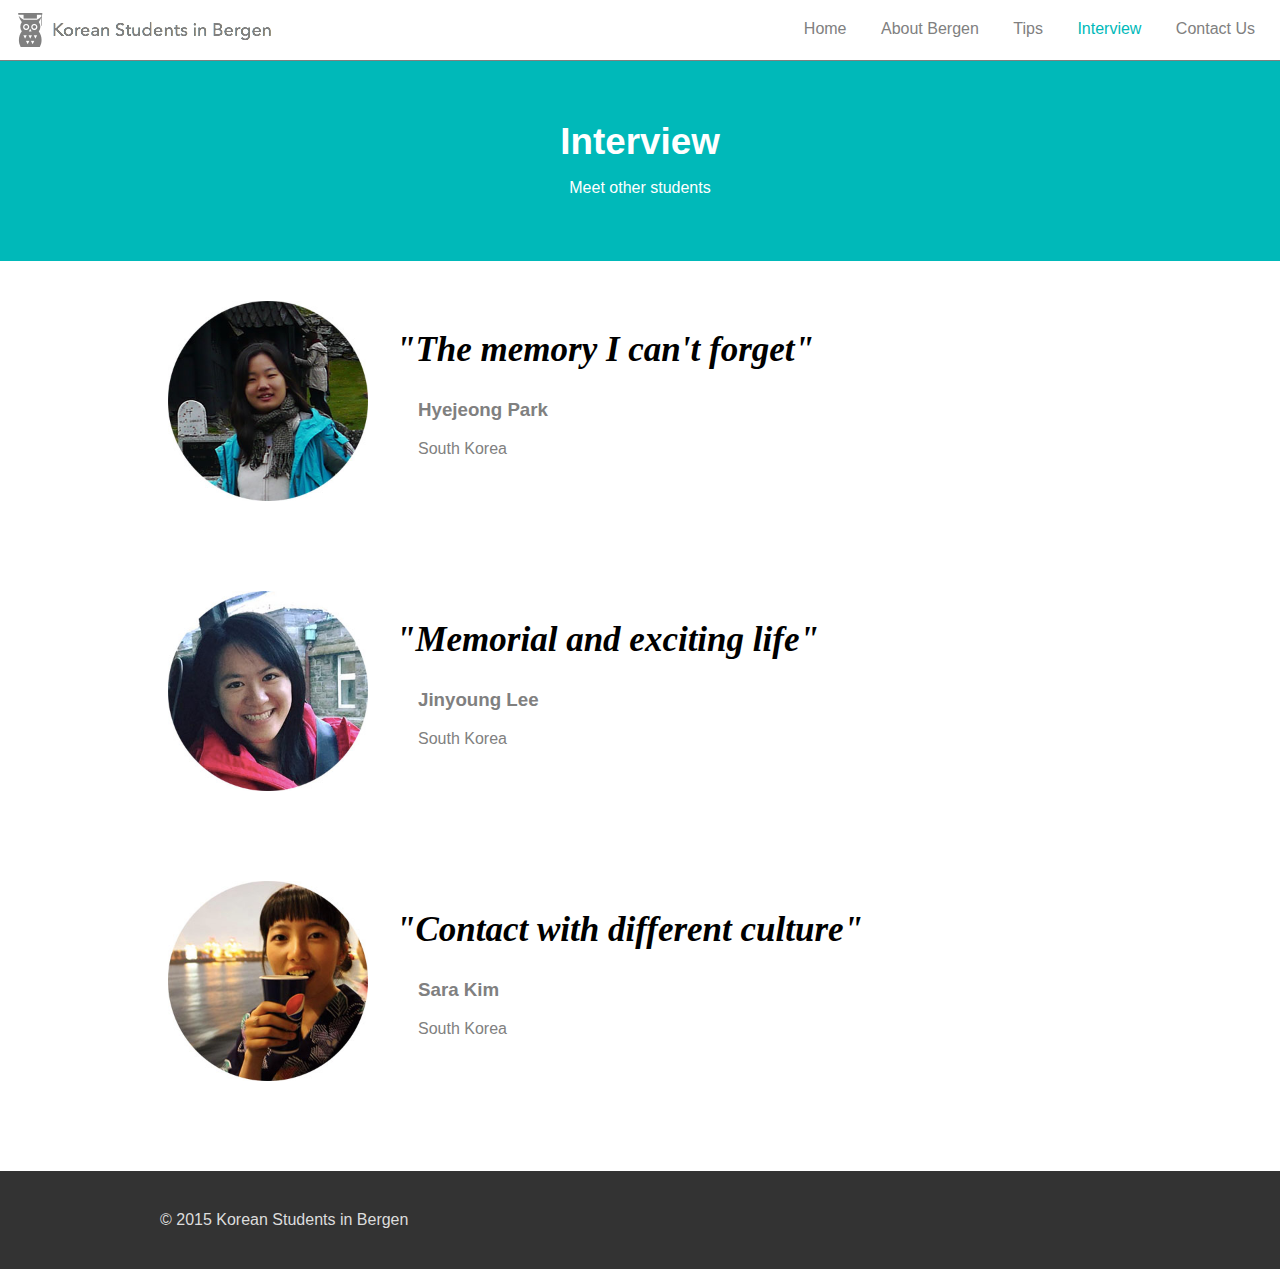
<file: interview.html>
<!DOCTYPE html>
<html>
<head>
  <title>Meet our students</title>
  <meta charset="UTF-8">
  <meta name="robots" content="noindex, nofollow">
  <meta name="robots" content="noarchive">
  <meta name="viewport" content="width=device-width">
  <link rel="icon" href="img/logo.png">
  <link rel="stylesheet" href="style.css">
</head>

<!-- Main structure of the site. Code by student No. 239846 Cand. 141 -->
<body>
  <!-- Main navigation. Code by student No. 239846 Cand. 141 -->
  <header class="fixedbar">
    <a href="index.html"><img src="img/logo.png" alt="logo" id="logo"></a>
    <a href="index.html"><img src="img/longlogo.png" alt="logo" id="longlogo"></a>
    <nav id="menu">
      <a href="#"><img src="img/menu.png" alt="menu" id="menu-icon"></a>
        <ul>
          <li><a href="index.html">Home</a></li>
          <li><a href="aboutbergen.html">About Bergen</a></li>
          <li><a href="tips.html">Tips</a></li>
          <li><a href="interview.html" class="selected">Interview</a></li>
          <li><a href="contactus.html">Contact Us</a></li>
        </ul>
    </nav>
  </header>

  <section id="top">
    <h1>Interview</h1>
    <p>Meet other students</p>
  </section>

  <!-- Content of this page. Code by student No. 239846 Cand. 141 -->
  <section id="wrapper">
    <section class="main interview">
      <article>
        <a href="hyejeong.html">
          <img src="img/hyejeong.jpg" alt="hyejeong">
          <section>
          <h2>"The memory I can't forget"</h2>
          <h3>Hyejeong Park</h3>
          <p>South Korea</p>
          </section>
        </a>
      </article>

      <article>
        <a href="jinyoung.html">
          <img src="img/jinyoung.jpg" alt="jinyoung">
          <section>
          <h2>"Memorial and exciting life"</h2>
          <h3>Jinyoung Lee</h3>
          <p>South Korea</p>
          </section>
        </a>
      </article>

      <article>
        <a href="sara.html">
          <img src="img/sara.jpg" alt="sara">
          <section>
          <h2>"Contact with different culture"</h2>
          <h3>Sara Kim</h3>
          <p>South Korea</p>
          </section>
        </a>
      </article>
    </section>
  </section>

  <!--Footer. Code by student No. 239846 Cand. 141-->
  <footer>
    <p>&copy; 2015 Korean Students in Bergen<p>
  </footer>
</body>
</html>
</file>
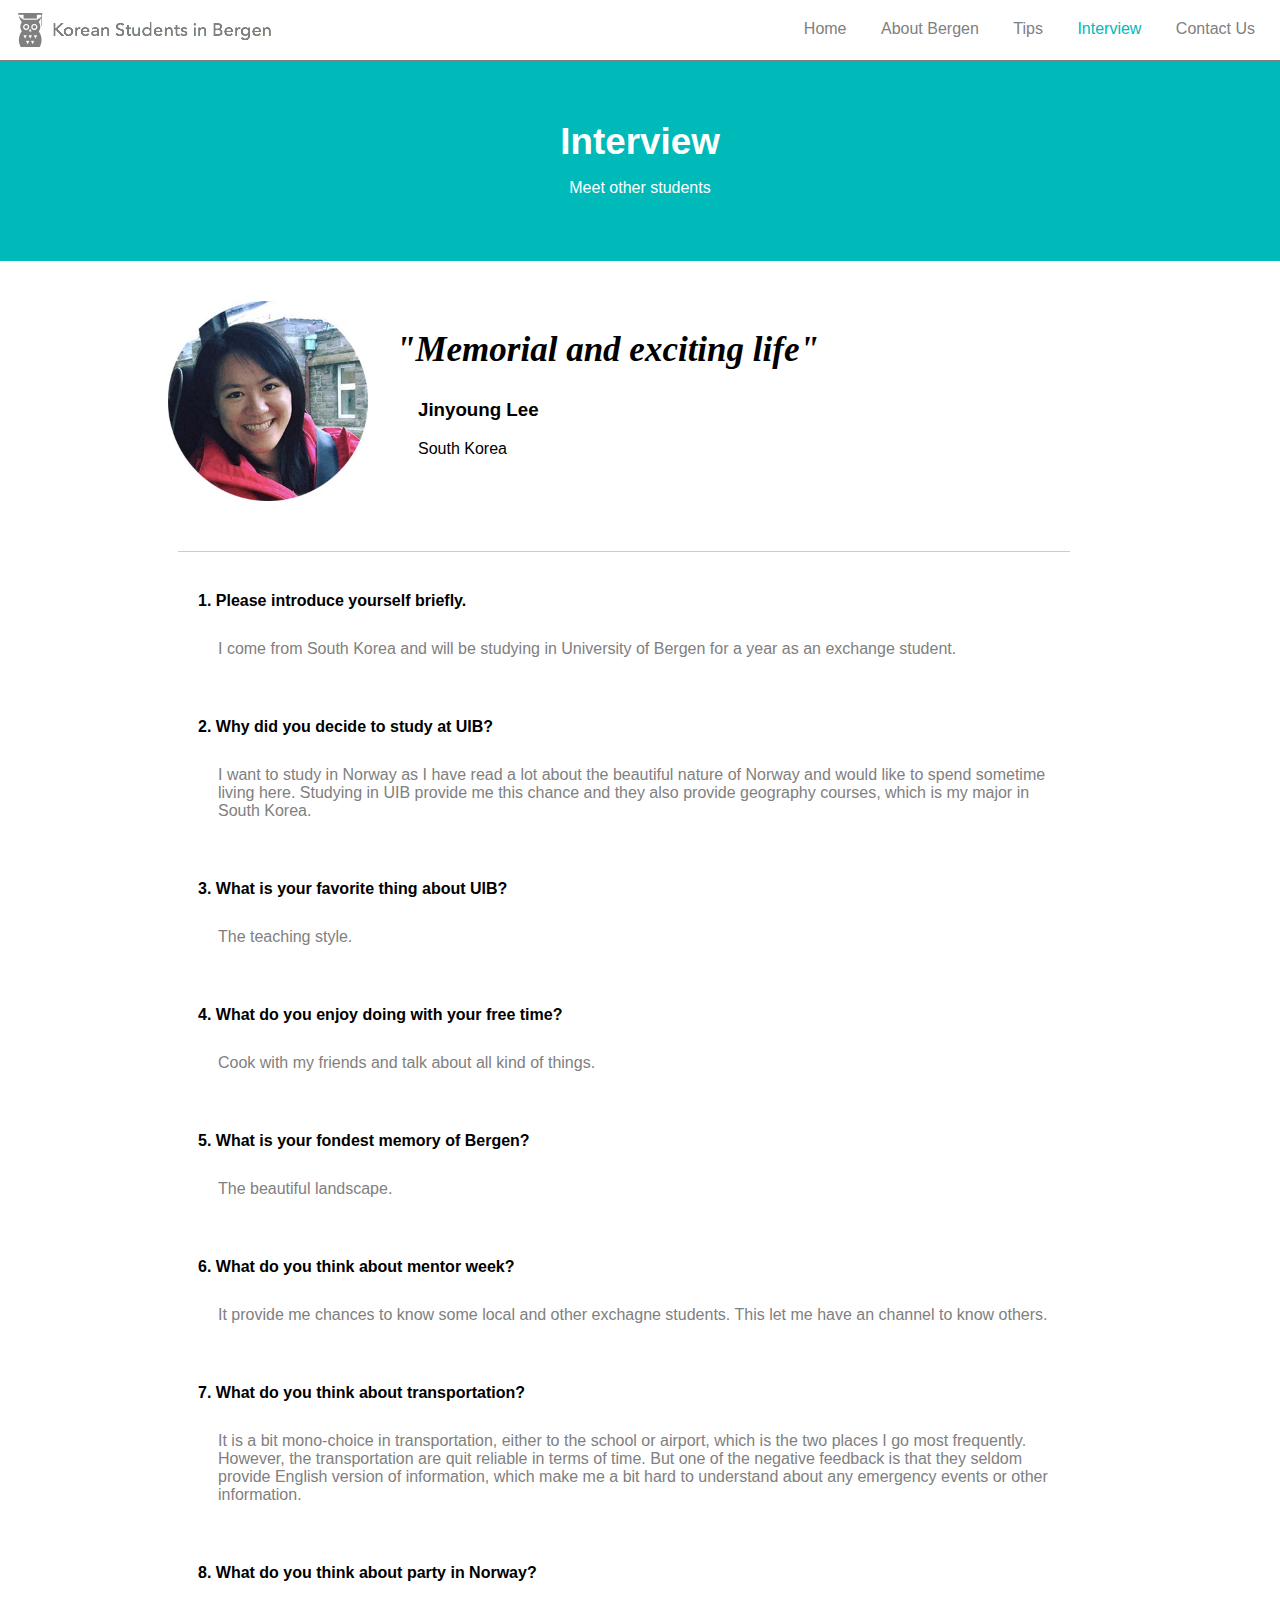
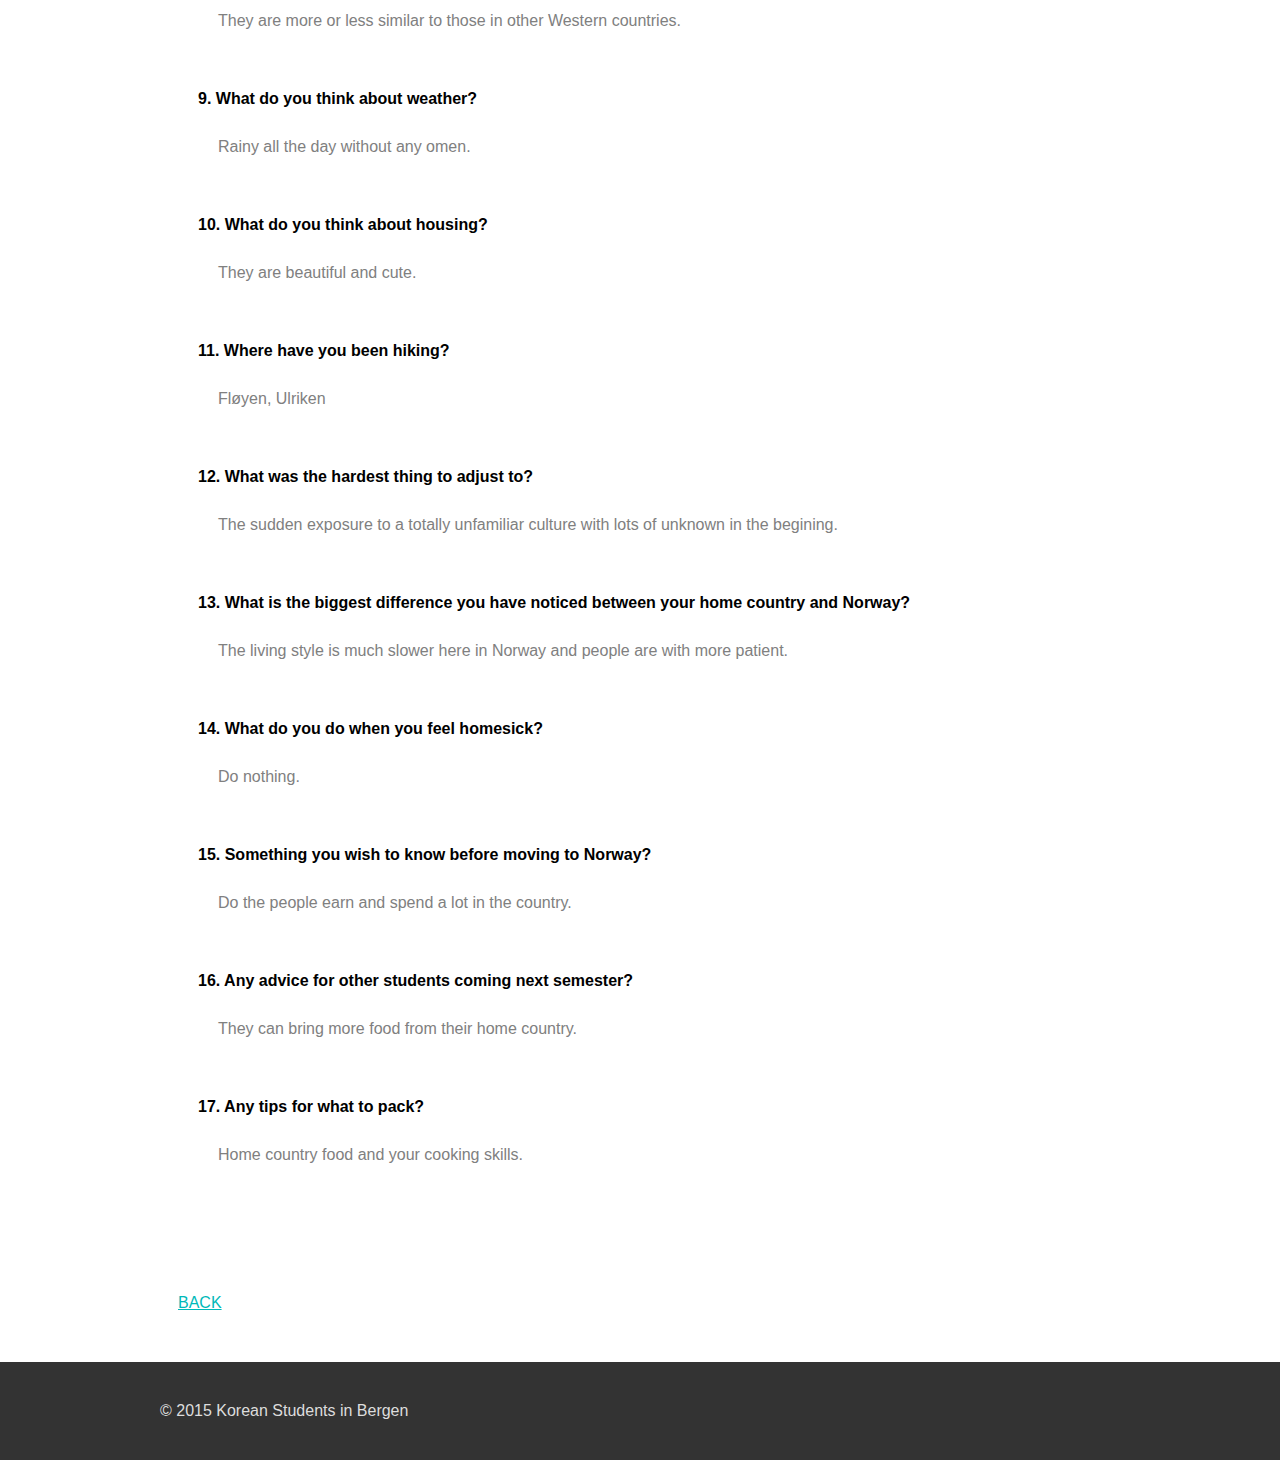
<file: jinyoung.html>
<!DOCTYPE html>
<html>
<head>
  <title>Jinyoung Lee</title>
  <meta charset="UTF-8">
  <meta name="robots" content="noindex, nofollow">
  <meta name="robots" content="noarchive">
  <meta name="viewport" content="width=device-width">
  <link rel="icon" href="img/logo.png">
  <link rel="stylesheet" href="style.css">
</head>

<!-- Main structure of the site. Code by student No. 239846 Cand. 141 -->
<body>
  <!-- Main navigation. Code by student No. 239846 Cand. 141 -->
  <header class="fixedbar">
    <a href="index.html"><img src="img/logo.png" alt="logo" id="logo"></a>
    <a href="index.html"><img src="img/longlogo.png" alt="logo" id="longlogo"></a>
    <nav id="menu">
      <a href="#"><img src="img/menu.png" alt="menu" id="menu-icon"></a>
        <ul>
          <li><a href="index.html">Home</a></li>
          <li><a href="aboutbergen.html">About Bergen</a></li>
          <li><a href="tips.html">Tips</a></li>
          <li><a href="interview.html" class="selected">Interview</a></li>
          <li><a href="contactus.html">Contact Us</a></li>
        </ul>
    </nav>
  </header>

  <section id="top">
    <h1>Interview</h1>
    <p>Meet other students</p>
  </section>

  <section id="wrapper">
    <!-- Content of this page. Code by student No. 239846 Cand. 141 -->
    <section class="main interview">
      <article>
        <img src="img/jinyoung.jpg" alt="jinyoung">
        <section>
        <h2>"Memorial and exciting life"</h2>
        <h3>Jinyoung Lee</h3>
        <p>South Korea</p>
        </section>
      </article>

      <section class="interviewcon">
        <section>
          <h4>1. Please introduce yourself briefly.</h4>
          <p>I come from South Korea and will be studying in University of Bergen for a year as an exchange student.</p>

          <h4>2. Why did you decide to study at UIB?</h4>
          <p>I want to study in Norway as I have read a lot about the beautiful nature of Norway and would like to spend sometime living here. Studying in UIB provide me this chance and they also provide geography courses, which is my major in South Korea.</p>

          <h4>3. What is your favorite thing about UIB?</h4>
          <p>The teaching style.</p>

          <h4>4. What do you enjoy doing with your free time?</h4>
          <p>Cook with my friends and talk about all kind of things.</p>

          <h4>5. What is your fondest memory of Bergen?</h4>
          <p>The beautiful landscape.</p>

          <h4>6. What do you think about mentor week?</h4>
          <p>It provide me chances to know some local and other exchagne students. This let me have an channel to know others.</p>

          <h4>7. What do you think about transportation?</h4>
          <p>It is a bit mono-choice in transportation, either to the school or airport, which is the two places I go most frequently. However, the transportation are quit reliable in terms of time. But one of the negative feedback is that they seldom provide English version of information, which make me a bit hard to understand about any emergency events or other information.</p>

          <h4>8. What do you think about party in Norway?</h4>
          <p>They are more or less similar to those in other Western countries.</p>

          <h4>9. What do you think about weather?</h4>
          <p>Rainy all the day without any omen.</p>

          <h4>10. What do you think about housing?</h4>
          <p>They are beautiful and cute.</p>

          <h4>11. Where have you been hiking?</h4>
          <p>Fløyen, Ulriken</p>

          <h4>12. What was the hardest thing to adjust to?</h4>
          <p>The sudden exposure to a totally unfamiliar culture with lots of unknown in the begining.</p>

          <h4>13. What is the biggest difference you have noticed between your home country and Norway?</h4>
          <p>The living style is much slower here in Norway and people are with more patient.</p>

          <h4>14. What do you do when you feel homesick?</h4>
          <p>Do nothing.</p>

          <h4>15. Something you wish to know before moving to Norway?</h4>
          <p>Do the people earn and spend a lot in the country.</p>

          <h4>16. Any advice for other students coming next semester?</h4>
          <p>They can bring more food from their home country.</p>

          <h4>17. Any tips for what to pack?</h4>
          <p>Home country food and your cooking skills.</p>
        </section>

        <section class="back">
          <a href="interview.html">BACK</a>
        </section>

      </section>
    </section>
  </section>

  <!--Footer. Code by student No. 239846 Cand. 141-->
  <footer>
    <p>&copy; 2015 Korean Students in Bergen<p>
  </footer>
</body>
</html>
</file>
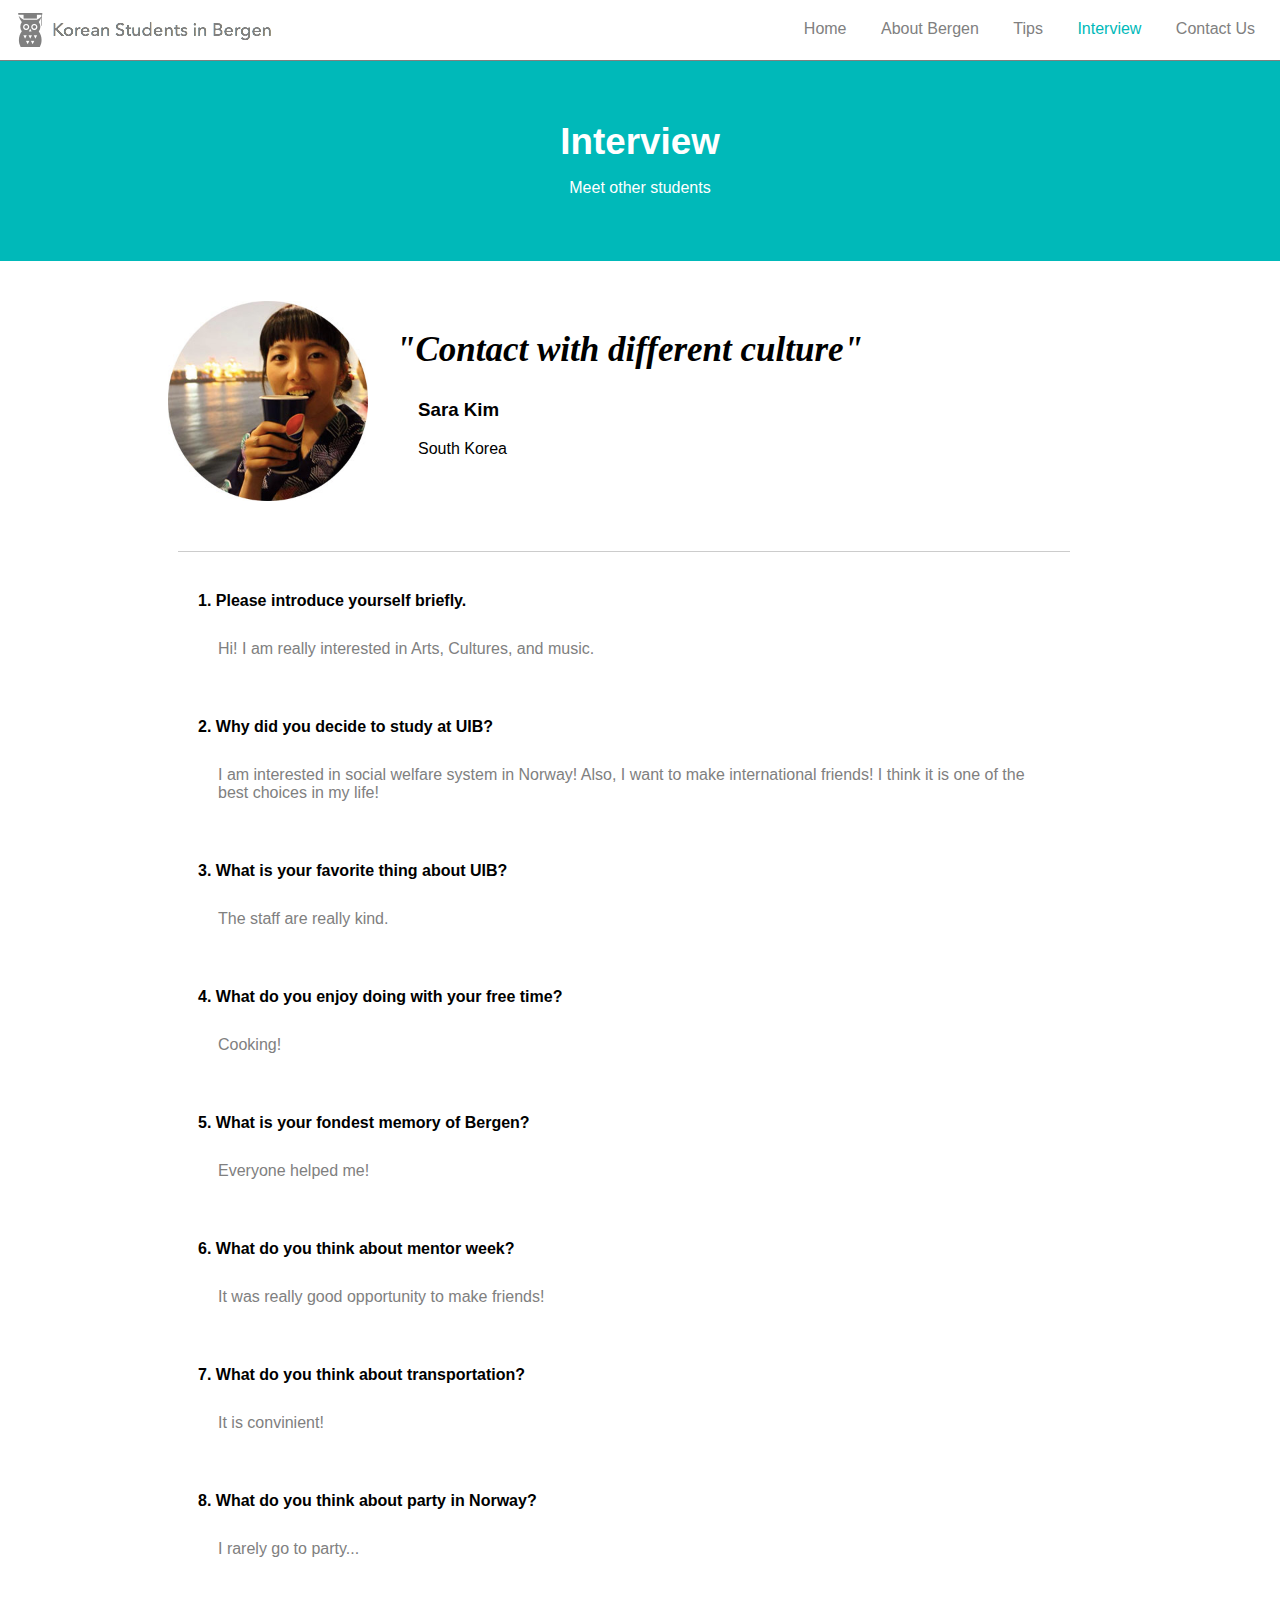
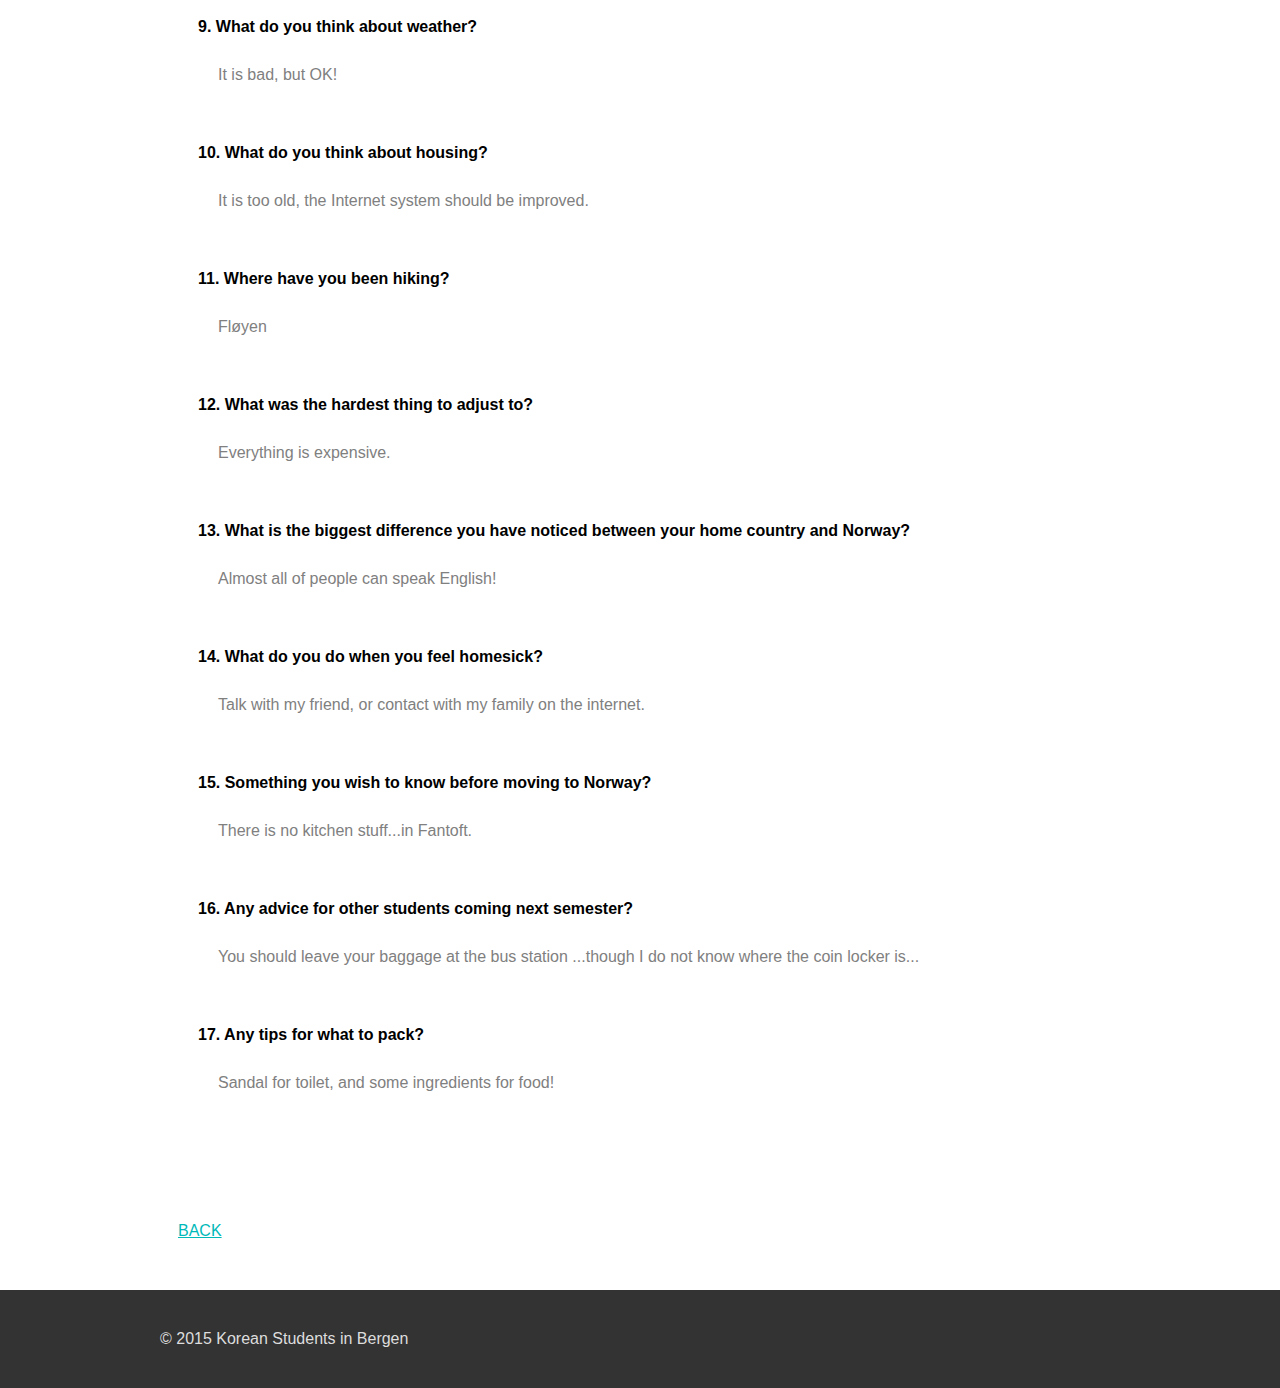
<file: sara.html>
<!DOCTYPE html>
<html>
<head>
  <title>Sara Kim</title>
  <meta charset="UTF-8">
  <meta name="robots" content="noindex, nofollow">
  <meta name="robots" content="noarchive">
  <meta name="viewport" content="width=device-width">
  <link rel="icon" href="img/logo.png">
  <link rel="stylesheet" href="style.css">
</head>

<!-- Main structure of the site. Code by student No. 239846 Cand. 141 -->
<body>
  <!-- Main navigation. Code by student No. 239846 Cand. 141 -->
  <header class="fixedbar">
    <a href="index.html"><img src="img/logo.png" alt="logo" id="logo"></a>
    <a href="index.html"><img src="img/longlogo.png" alt="logo" id="longlogo"></a>
    <nav id="menu">
      <a href="#"><img src="img/menu.png" alt="menu" id="menu-icon"></a>
        <ul>
          <li><a href="index.html">Home</a></li>
          <li><a href="aboutbergen.html">About Bergen</a></li>
          <li><a href="tips.html">Tips</a></li>
          <li><a href="interview.html" class="selected">Interview</a></li>
          <li><a href="contactus.html">Contact Us</a></li>
        </ul>
    </nav>
  </header>

  <section id="top">
    <h1>Interview</h1>
    <p>Meet other students</p>
  </section>

  <section id="wrapper">
    <!-- Content of this page. Code by student No. 239846 Cand. 141 -->
    <section class="main interview">
      <article>
        <img src="img/sara.jpg" alt="sara">
        <section>
        <h2>"Contact with different culture"</h2>
        <h3>Sara Kim</h3>
        <p>South Korea</p>
        </section>
      </article>

      <section class="interviewcon">
        <section>
          <h4>1. Please introduce yourself briefly.</h4>
          <p>Hi! I am really interested in Arts, Cultures, and music.</p>

          <h4>2. Why did you decide to study at UIB?</h4>
          <p>I am interested in social welfare system in Norway! Also, I want to make international friends! I think it is one of the best choices in my life!</p>

          <h4>3. What is your favorite thing about UIB?</h4>
          <p>The staff are really kind.</p>

          <h4>4. What do you enjoy doing with your free time?</h4>
          <p>Cooking!</p>

          <h4>5. What is your fondest memory of Bergen?</h4>
          <p>Everyone helped me!</p>

          <h4>6. What do you think about mentor week?</h4>
          <p>It was really good opportunity to make friends!</p>

          <h4>7. What do you think about transportation?</h4>
          <p>It is convinient!</p>

          <h4>8. What do you think about party in Norway?</h4>
          <p>I rarely go to party...</p>

          <h4>9. What do you think about weather?</h4>
          <p>It is bad, but OK!</p>

          <h4>10. What do you think about housing?</h4>
          <p>It is too old, the Internet system should be improved.</p>

          <h4>11. Where have you been hiking?</h4>
          <p>Fløyen</p>

          <h4>12. What was the hardest thing to adjust to?</h4>
          <p>Everything is expensive.</p>

          <h4>13. What is the biggest difference you have noticed between your home country and Norway?</h4>
          <p>Almost all of people can speak English!</p>

          <h4>14. What do you do when you feel homesick?</h4>
          <p>Talk with my friend, or contact with my family on the internet.</p>

          <h4>15. Something you wish to know before moving to Norway?</h4>
          <p>There is no kitchen stuff...in Fantoft.</p>

          <h4>16. Any advice for other students coming next semester?</h4>
          <p>You should leave your baggage at the bus station ...though I do not know where the coin locker is...</p>

          <h4>17. Any tips for what to pack?</h4>
          <p>Sandal for toilet, and some ingredients for food!</p>
        </section>

        <section class="back">
          <a href="interview.html">BACK</a>
        </section>

      </section>
    </section>
  </section>

  <!--Footer. Code by student No. 239846 Cand. 141-->
  <footer>
    <p>&copy; 2015 Korean Students in Bergen<p>
  </footer>
</body>
</html>
</file>
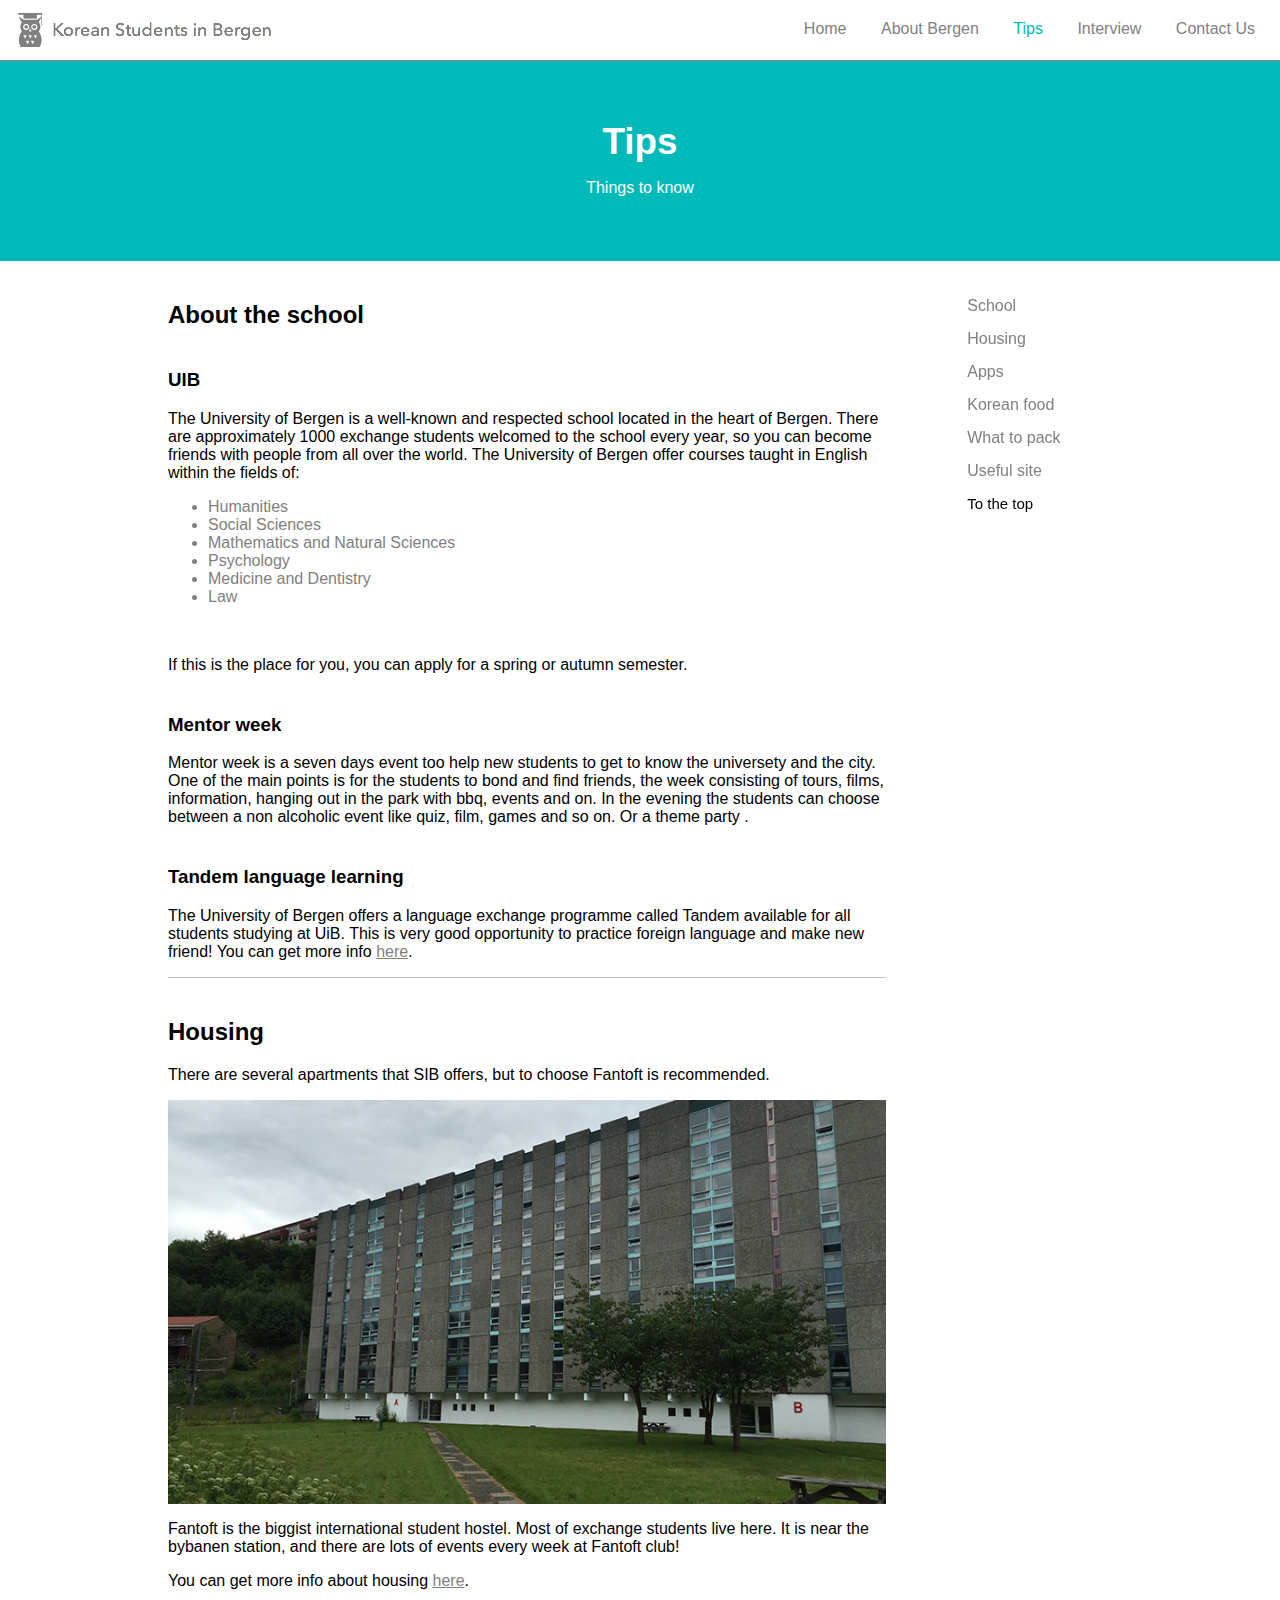
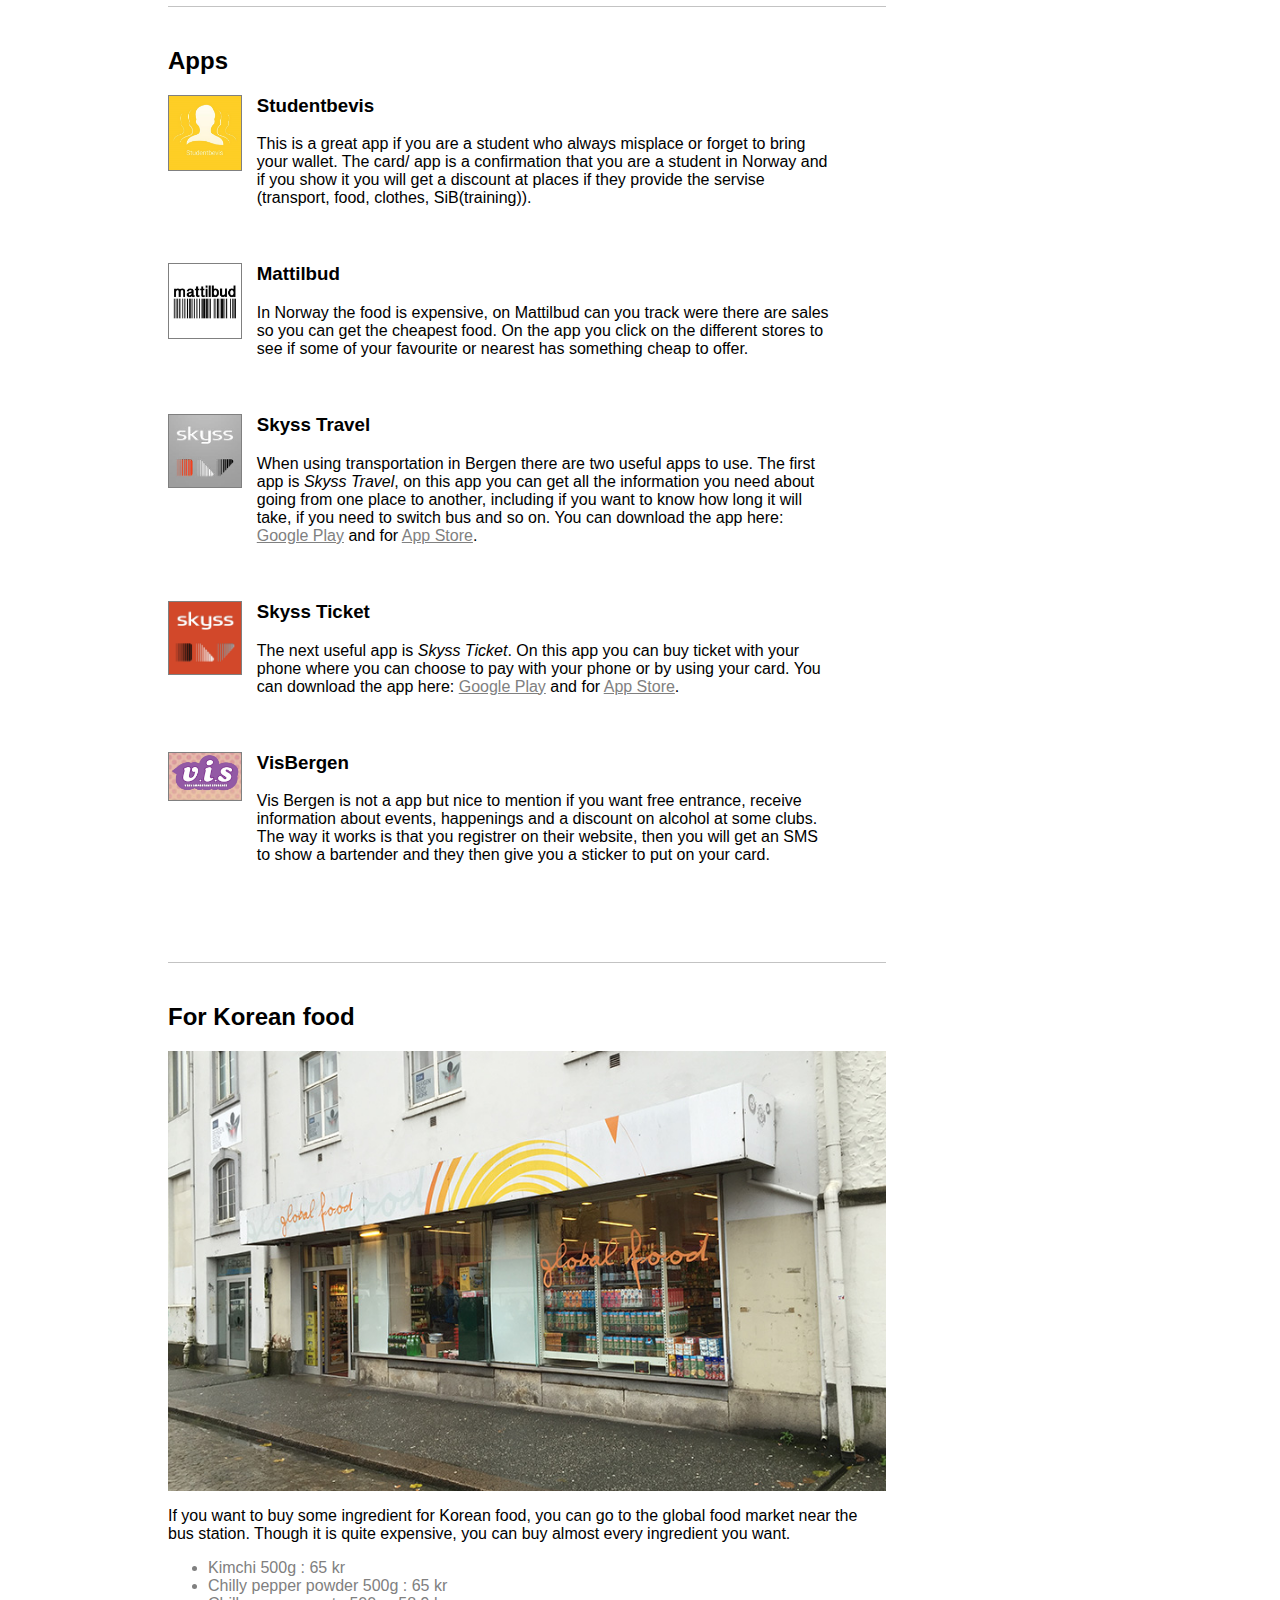
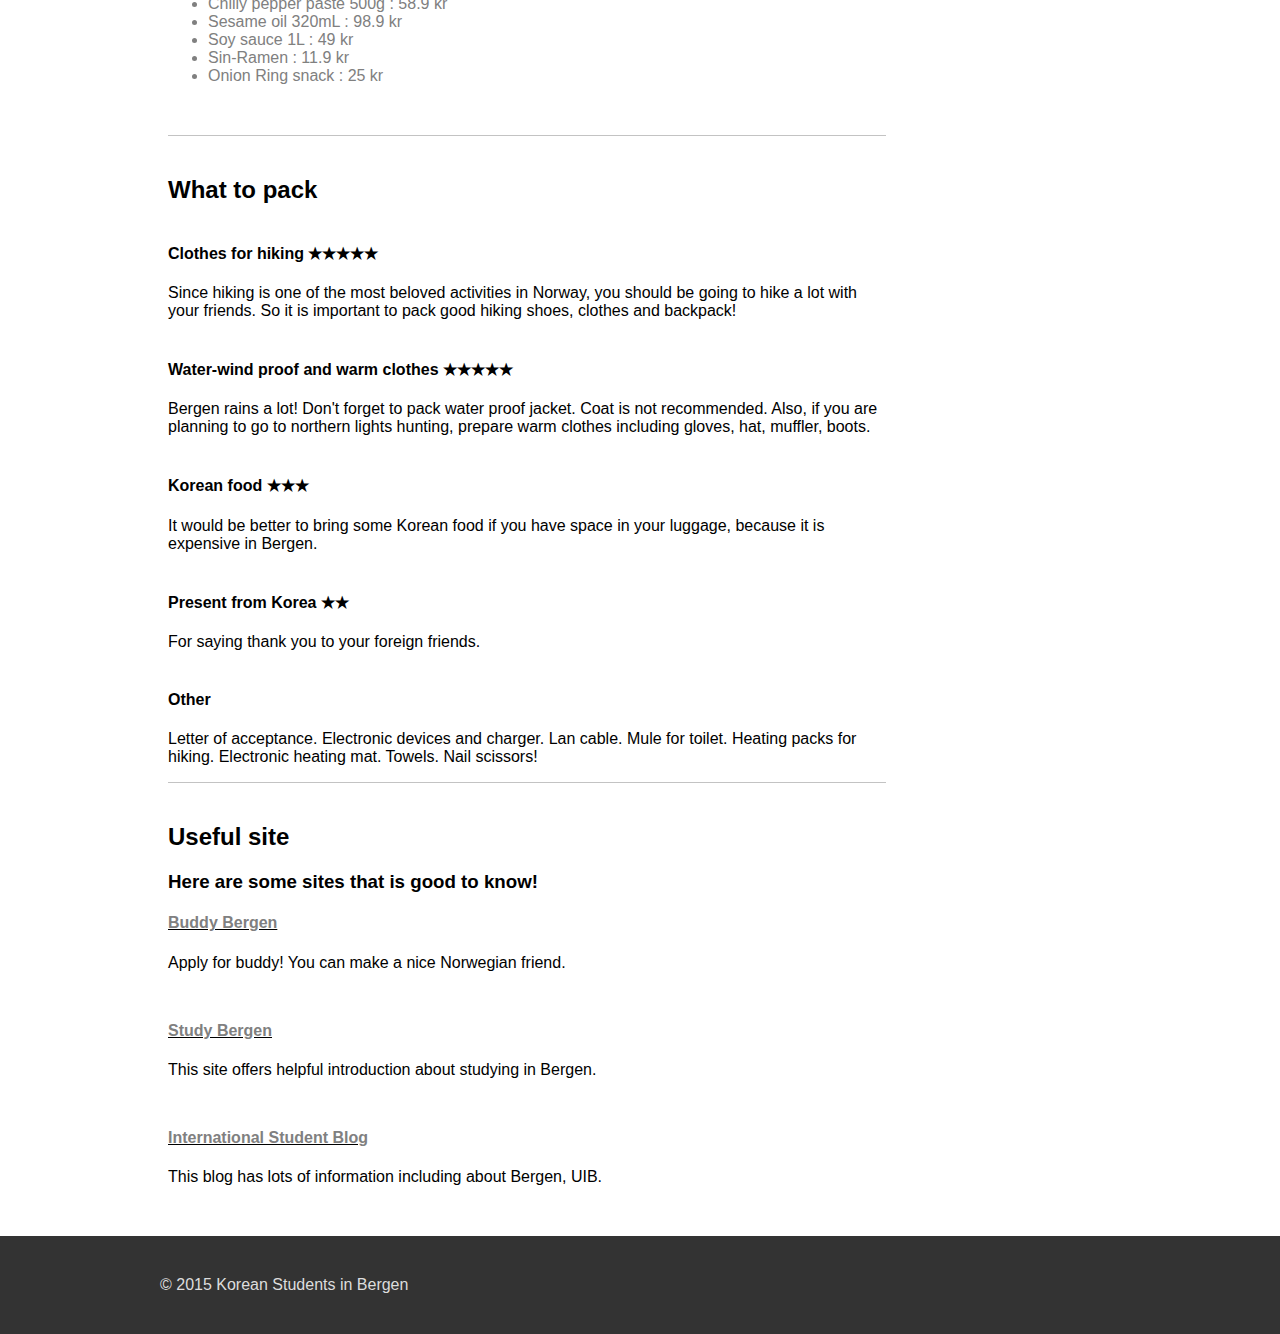
<file: tips.html>
<!DOCTYPE html>
<html>
<head>
  <title>Tips</title>
  <meta charset="UTF-8">
  <meta name="robots" content="noindex, nofollow">
  <meta name="robots" content="noarchive">
  <meta name="viewport" content="width=device-width">
  <link rel="icon" href="img/logo.png">
  <link rel="stylesheet" href="style.css">
</head>

<!-- Main structure of the site. Code by student No. 239846 Cand. 141 -->
<body>
  <!-- Main navigation. Code by student No. 239846 Cand. 141 -->
  <header class="fixedbar">
    <a href="index.html"><img src="img/logo.png" alt="logo" id="logo"></a>
    <a href="index.html"><img src="img/longlogo.png" alt="logo" id="longlogo"></a>
    <nav id="menu">
      <a href="#"><img src="img/menu.png" alt="menu" id="menu-icon"></a>
        <ul>
          <li><a href="index.html">Home</a></li>
          <li><a href="aboutbergen.html">About Bergen</a></li>
          <li><a href="tips.html" class="selected">Tips</a></li>
          <li><a href="interview.html">Interview</a></li>
          <li><a href="contactus.html">Contact Us</a></li>
        </ul>
    </nav>
  </header>

  <section id="top">
    <h1>Tips</h1>
    <p>Things to know</p>
  </section>

  <section id="wrapper">
    <!-- Sidebar. Code by student cand. 162 stud. 229730 -->
    <section class="sidebar">
      <ul id="bliher">
        <li><a href="#school">School</a></li>
        <li><a href="#housing">Housing</a></li>
        <li><a href="#apps">Apps</a></li>
        <li><a href="#koreanfood">Korean food</a></li>
        <li><a href="#pack">What to pack</a></li>
        <li><a href="#usefulsite">Useful site</a></li>
        <li><a href="#top" class="tothetop"><p>To the top</p></a></li>
      </ul>
    </section>

    <section class="main tips">
      <article id ="school">
        <h2>About the school</h2>
        <h3>UIB</h3>
        <p>The University of Bergen is a well-known and respected school located in the heart of Bergen. There are approximately 1000 exchange students welcomed to the school every year, so you can become friends with people from all over the world. The University of Bergen offer courses taught in English within the fields of:</p>
        <ul>
          <li>Humanities</li>
          <li>Social Sciences</li>
          <li>Mathematics and Natural Sciences</li>
          <li>Psychology</li>
          <li>Medicine and Dentistry</li>
          <li>Law</li>
        </ul>
        <p>If this is the place for you, you can apply for a spring or autumn semester.</p>

        <h3>Mentor week</h3>
        <p>Mentor week is a seven days event too help new students to get to know the universety and the city. One of the main points is for the students to bond and find friends, the week consisting of tours, films, information, hanging out in the park with bbq, events and on. In the evening the students can choose between a non alcoholic event like quiz, film, games and so on. Or a theme party .</p>

        <h3>Tandem language learning</h3>
        <p>The University of Bergen offers a language exchange programme called Tandem available for all students studying at UiB. This is very good opportunity to practice foreign language and make new friend! You can get more info <a href="http://www.uib.no/en/student/49436/tandem-language-learning" class="underline">here</a>.</p>
      </article>

      <article id="housing">
        <h2>Housing</h2>
        <p>There are several apartments that SIB offers, but to choose Fantoft is recommended.</p>
        <img src="img/fantoft.jpg" alt="fantoft" class="credit">
        <p>Fantoft is the biggist international student hostel. Most of exchange students live here. It is near the bybanen station, and there are lots of events every week at Fantoft club!</p>
        <p>You can get more info about housing <a href="http://www.boligtorget.no/sib/Housing" class="underline">here</a>. </p>
      </article>

      <article id ="apps">
        <h2>Apps</h2>
        <section class="app">
          <img src="img/studentbevisIcon.jpg" alt="studentbevis">
          <section class="appcon">
            <h3>Studentbevis</h3>
            <p>This is a great app if you are a student who always misplace or forget to bring your wallet. The card/ app is a confirmation that you are a student in Norway and if you show it you will get a discount at places if they provide the servise (transport, food, clothes, SiB(training)).</p>
          </section>
        </section>

        <section class="app">
          <img src="img/mattilbudIcon.jpg" alt="mattilbud">
          <section class="appcon">
          <h3>Mattilbud</h3>
          <p>In Norway the food is expensive, on Mattilbud can you track were there are sales so you can get the cheapest food. On the app you click on the different stores to see if some of your favourite or nearest has something cheap to offer.</p>
          </section>
        </section>

        <section class="app">
          <img src="img/skysstravelIcon.jpeg" alt="skysstravel">
          <section class="appcon">
          <h3>Skyss Travel</h3>
          <p>When using transportation in Bergen there are two useful apps to use. The first app is <i>Skyss Travel</i>, on this app you can get all the information you need about going from one place to another, including if you want to know how long it will take, if you need to switch bus and so on. You can download the app here:
          <a href ="https://play.google.com/store/apps/details?id=no.skyss.planner" class="underline">Google Play</a> and for
          <a href="https://itunes.apple.com/no/app/skyss-reise/id740517682" class="underline"> App Store</a>.</p>
          </section>
        </section>

        <section class="app">
          <img src="img/skyssticketIcon.png" alt="skyssticket">
          <section class="appcon">
          <h3>Skyss Ticket</h3>
          <p>The next useful app is <i>Skyss Ticket</i>. On this app you can buy ticket with your phone where you can choose to pay with your phone or by using your card. You can download the app here:
          <a href ="https://play.google.com/store/apps/details?id=no.wtw.mobillett.skyss" class="underline">Google Play</a> and for
          <a href="https://itunes.apple.com/no/app/skyss-billett/id589500678?mt=8" class="underline clearfix"> App Store</a>.</p>
          </section>
        </section>

        <section class="app">
          <img src="img/visbergenIcon.jpg" alt="visbergen">
          <section class="appcon">
          <h3>VisBergen</h3>
          <p>Vis Bergen is not a app but nice to mention if you want free entrance, receive information about events, happenings and a discount on alcohol at some clubs. The way it works is that you registrer on their website, then you will get an SMS to show a bartender and they then give you a sticker to put on your card.</p>
          </section>
          <hr class="clear">
        </section>
      </article>

      <article id="koreanfood">
        <h2>For Korean food</h2>
        <img src="img/globalfood.jpg" alt="globalfood">
        <p>If you want to buy some ingredient for Korean food, you can go to the global food market near the bus station. Though it is quite expensive, you can buy almost every ingredient you want.</p>
        <ul>
          <li>Kimchi 500g : 65 kr</li>
          <li>Chilly pepper powder 500g : 65 kr</li>
          <li>Chilly pepper paste 500g : 58.9 kr</li>
          <li>Sesame oil 320mL : 98.9 kr</li>
          <li>Soy sauce 1L : 49 kr</li>
          <li>Sin-Ramen : 11.9 kr</li>
          <li>Onion Ring snack : 25 kr </li>
        </ul>
      </article>

      <article id ="pack">
        <h2>What to pack</h2>
        <h4>Clothes for hiking &#9733;&#9733;&#9733;&#9733;&#9733;</h4>
        <p>Since hiking is one of the most beloved activities in Norway, you should be going to hike a lot with your friends. So it is important to pack good hiking shoes, clothes and backpack!</p>

        <h4>Water-wind proof and warm clothes &#9733;&#9733;&#9733;&#9733;&#9733;</h4>
        <p>Bergen rains a lot! Don't forget to pack water proof jacket. Coat is not recommended. Also, if you are planning to go to northern lights hunting, prepare warm clothes including gloves, hat, muffler, boots.</p>

        <h4>Korean food &#9733;&#9733;&#9733;</h4>
        <p>It would be better to bring some Korean food if you have space in your luggage, because it is expensive in Bergen.</p>

        <h4>Present from Korea &#9733;&#9733;</h4>
        <p>For saying thank you to your foreign friends.</p>

        <h4>Other</h4>
        <p>Letter of acceptance. Electronic devices and charger. Lan cable. Mule for toilet. Heating packs for hiking. Electronic heating mat. Towels. Nail scissors!</p>
      </article>

      <article id="usefulsite">
        <h2>Useful site</h2>
        <h3>Here are some sites that is good to know!</h3>
        <h4 class="underline"><a href="http://www.bergen.esn.no/international-students-find-buddy">Buddy Bergen</a></h4>
        <p>Apply for buddy! You can make a nice Norwegian friend.</p>

        <h4 class="underline"><a href="http://www.utdanningibergen.no/en/">Study Bergen</a></h4>
        <p>This site offers helpful introduction about studying in Bergen.</p>

        <h4 class="underline"><a href="https://internationalstudentblog.b.uib.no">International Student Blog</a></h4>
        <p>This blog has lots of information including about Bergen, UIB.</p>
      </article>
    </section>
  </section>

  <!--Footer. Code by student No. 239846 Cand. 141-->
  <footer>
    <p>&copy; 2015 Korean Students in Bergen<p>
  </footer>

<!--JS. Code by student cand. 162 stud. 229730 -->
<script src="//ajax.googleapis.com/ajax/libs/jquery/1.10.2/jquery.min.js"></script>
<script src="script.js"></script>
<!--JS-->
</body>
</html>
</file>
<file: style.css>
html, body {
  margin: 0;
  font-family: helvetica, sans-serif;
}

/* Main navigation. Code by student No. 239846 Cand. 141 */
header {
  background: white;
  width: 100%;
  height: 60px;
  border-bottom: 1px solid gray;
}

.fixedbar {
  position: fixed;
  top: 0;
  left: 0;
  z-index: 9999;
}

#logo {
  margin-top: 10px;
  margin-left: 10px;
}

#longlogo {
  display: none;
}

#menu-icon {
  display: inline-block;
}

nav {
  float: right;
  padding: 10px;
}

nav ul, nav:active ul {
  display: none;
  position: absolute;
  padding-bottom: 20px;
  background: #fff;
  border-bottom: 1px solid #444;
  right: 0;
  top: 44px;
  width: 100%;
}

nav li {
  text-align: center;
  width: 100%;
  padding: 10px 0;
  margin: 0;
  display: inline-block;
}

nav:hover ul {
  display: block;
}

ul {
  list-style: none;
  color: gray;
}

a {
  color: gray;
  text-decoration: none;
}

a:hover#menu-icon {
  background-color: #444;
}

.selected {
  color: #00B9B9;
}
/* Main navigation end */

/* Top part image on index page. Code by student No. 239846 Cand. 141 */
#topimage {
  margin-top: 60px;
  height: 200px;
  background-image: url("img/bryggen.jpg");
  background-size: 100%;
}

#topimage h1 {
  color: white;
  margin: 0;
  text-align: center;
  clear: both;
  font-size: 2.3em;
  padding-top: 77px;
}
/* Top part image on index page end */

/* Top part with page title. Code by student No. 239846 Cand. 141 */
#top {
  height: 200px;
  background-color: #00B9B9;
  margin-top: 60px;
}

#top h1 {
  color: white;
  text-align: center;
  margin: 0;
  padding-top: 60px;
  font-size: 2.3em;
}

#top p {
  color: white;
  text-align: center;
}
/* Top part with page title end */

/* Main contents constructure. Code by student No. 239846 Cand. 141 */
.main article {
  border-bottom: 1px solid #C3C3C3;
  margin: 40px;
}

.main article:last-child {
  border-bottom: none;
}

.main img{
  display: block;
  width: 100%;
}
/* Main contents constructure end */

/* Sidebar. Code by student No. 239846 Cand. 141 */
.sidebar {
  display: none;
}

.sidebar ul {
  padding-left: 20px;
  position: fixed;
}

.sidebar li {
  margin-bottom: 15px;
}

.tothetop {
  margin-top: 40px;
  color: black;
  font-size: 15px;
}
/* Sidebar end */

/* Index page. Code by student No. 239846 Cand. 141 */
.intro {
  text-align: center;
  padding: 80px 40px;
  background-color: #DDE4E6;
}

.intro h2 {
  margin-top: 0;
}

.happening {
  margin: 40px;
}

.happening h2 {
  text-align: center;
}

.happening article {
  float: left;
  margin: 20px 0;
}

.happening article img {
  width: 100%;
}
/* Index page end */

/* Widget. Code by student No. 239846 Cand. 141 */
.widget {
  clear: both;
  margin: auto;
  width: 60%;
}
/* Widget end */

/* Interview page. Code by student No. 239846 Cand. 141 */
.interview section {
  text-align: center;
}

.interview article {
  margin-bottom: 90px;
  border-bottom: none;
}

.interview img {
  width: 200px;
  display: block;
  margin: 0 auto;
}

.interview h2 {
  font-style: italic;
  font-family: serif;
  font-size: 30px;
  margin-left: -22px;
  color: black;
}

.interviewcon {
  border-top: 1px solid #ccc;
  margin-top: -40px;
  padding: 20px 0;
}

.interviewcon section {
  margin-bottom: 30px;
}

.interviewcon h4 {
  font-weight: bold;
  margin-top: 20px;
  text-align: left;
  margin-left: 20px;
  padding-right: 20px;
}

.interviewcon p {
  font-weight: normal;
  margin: 30px 0 60px 20px;
  color: gray;
  padding-right: 20px;
  padding-left: 20px;
  text-align: left;
}

.back {
  padding-top: 40px;
  clear: both;
}

.back a {
  text-decoration: underline;
  color: #00B9B9;
}
/* Interview page end */

/* Contact us page. Code by student cand. 162 stud. 229730 */
#map {
  margin-left: 40px;
  width: 80%;
  height: 500px;
  margin-top: 50px;
  border: none;
}

#contactinfo {
  margin-left: 40px;
  margin-top: -10px;
  margin-bottom: 100px;
}

#contactinfo h3 {
  margin-top: 50px;
}
/* Contact us page end */

/* Contents arrange. Code by student No. 239846 Cand. 141 */
.aboutbergen h3 {
  margin-top: 50px;
}

#weather img {
  margin-top: 5px;
}

#apps img {
  width: 200px;
  margin-right: 15px;
  border: 1px solid gray;
}

#apps section {
  padding-bottom: 40px;
}

#apps .clear {
  visibility: hidden;
  clear: both;
  margin: 0px;
}

#pack h4, #school h3 {
  margin-top: 40px;
}

#place ul, #school ul, #koreanfood ul{
  list-style-type: disc;
  margin-bottom: 50px;
}

#usefulsite p {
  margin-bottom: 50px;
}
/* Contents arrange end */

/* Link underline. Code by student cand. 162 stud. 229730 */
.underline{
  text-decoration: underline;
}
/* Link underline end*/

/* Photo credit. Code by student cand. 162 stud. 229730 */
.credit{
  color: gray; 
  font-size: small;
  margin-top: 5px;
}
/* Photo credit end*/

/* Footer. Code by student No. 239846 Cand. 141 */
footer {
  background-color: #333;
  color: #ddd;
  padding: 40px;
  clear: both;
}
/* footer end*/



/******************** from here > 768px ********************/
@media screen and (min-width: 768px) {

  /* Main navigation. Code by student No. 239846 Cand. 141 */
  nav {
    padding: 0;
  }

  nav ul, nav:active ul {
    display: inline-block;
    position: inherit;
    padding: 0;
    background: none;
    border-bottom: none;
    width: inherit;
    margin: 10px;
  }

  nav li {
    width: inherit;
    padding: 10px 15px;
  }

  nav li a:hover {
    color: darkgray;
  }

  #menu-icon {
    display: none;
  }

  .fixedbar {
    position: inherit;
  }
  /* Main navigation end */

  /* Index page. Code by student No. 239846 Cand. 141 */
  .happening article {
    width: 48%;
    float: left;
  }

  .happening #pepperkakebyen {
    float: right;
  }
  /* Index page end */

  /* Top part. Code by student No. 239846 Cand. 141 */
  #top {
    margin-top: 0;
  }

  #topimage {
    margin-top: 0;
    height: 430px;
  }

  #topimage h1 {
    font-size: 4em;
    padding-top: 180px;
  }
  /* Top part end */

  /* Sidebar. Code by student No. 239846 Cand. 141 */
  .sidebar {
    display: block;
    float: right;
    width: 20%;
    margin-top: 20px;
  }
  /* Sidebar end */

  /* Contents arrange. Code by student No. 239846 Cand. 141 */
  .main {
    float: left;
    width: 74%;
  }

  .main article {
    margin-right: 0;
  }
  /* Contents arrange end */

  /* Interview page. Code by student No. 239846 Cand. 141 */
  .interview {
    width: 92%;
  }

  .interview img {
    float: left;
  }

  .interview section {
    float: left;
    margin-left: 50px;
    text-align: left;
  }

  .interview article {
    clear: both;
    width: 100%;
    height: 200px;
    padding-bottom: 50px;
    margin-left: 40px;
    margin-bottom: 40px;
  }

  .interview h2 {
    font-size: 35px;
  }

  .interviewcon section {
    margin-left: 0px;
  }
  /* Interview page end */
  
  /* Contact us page. Code by student cand. 162 stud. 229730 */
  #map {
    height: 500px;
    width: 50%;
    float: left;
    margin-bottom: 200px;
  }

  #contactinfo {
    float: left;
    margin-top: 0;
  }
  /* contact us page end */
}

/******************** from here > 992px ********************/
@media screen and (min-width: 992px) {

  /* Main navigation logo change. Code by student No. 239846 Cand. 141 */
  #longlogo {
    display: inline;
    margin-top: 10px;
    margin-left: 10px;
  }

  #logo {
    display: none;
  }
  /* logo change end */

  /* Index page. Code by student No. 239846 Cand. 141 */
  .happening article {
    width: 30%;
  }

  .happening #pepperkakebyen {
    float: left;
    margin: 20px 60px;
  }
  /*Index page end */

  /* Widget. Code by student No. 239846 Cand. 141 */
  .widget {
    clear: none;
    float: left;
    margin-top: 20px;
    width: 20%;
  }
  /* Widget end */

  /* Contents arrange. Code by student No. 239846 Cand. 141 */
  #apps .app {
    clear: both;
  }

  #apps img{
    float: left;
    width: 10%;
  }

  #apps .appcon {
    float: left;
    width: 80%;
    margin: 0;
  }

  #apps section h3 {
    margin-top: 0;
  }
  /* Contents arrange end */

}

/******************** from here > 1200px ********************/
@media screen and (min-width: 1200px) {

  #wrapper, footer p {
    margin: auto;
    width: 80%;
  }

  #topimage {
    height: 430px;
  }

  /* Contact us page. Code by student cand. 162 stud. 229730 */
  #map {
    margin-left: 0;
    width: 70%; 
  }
  /* Contact us page end */

}
</file>
